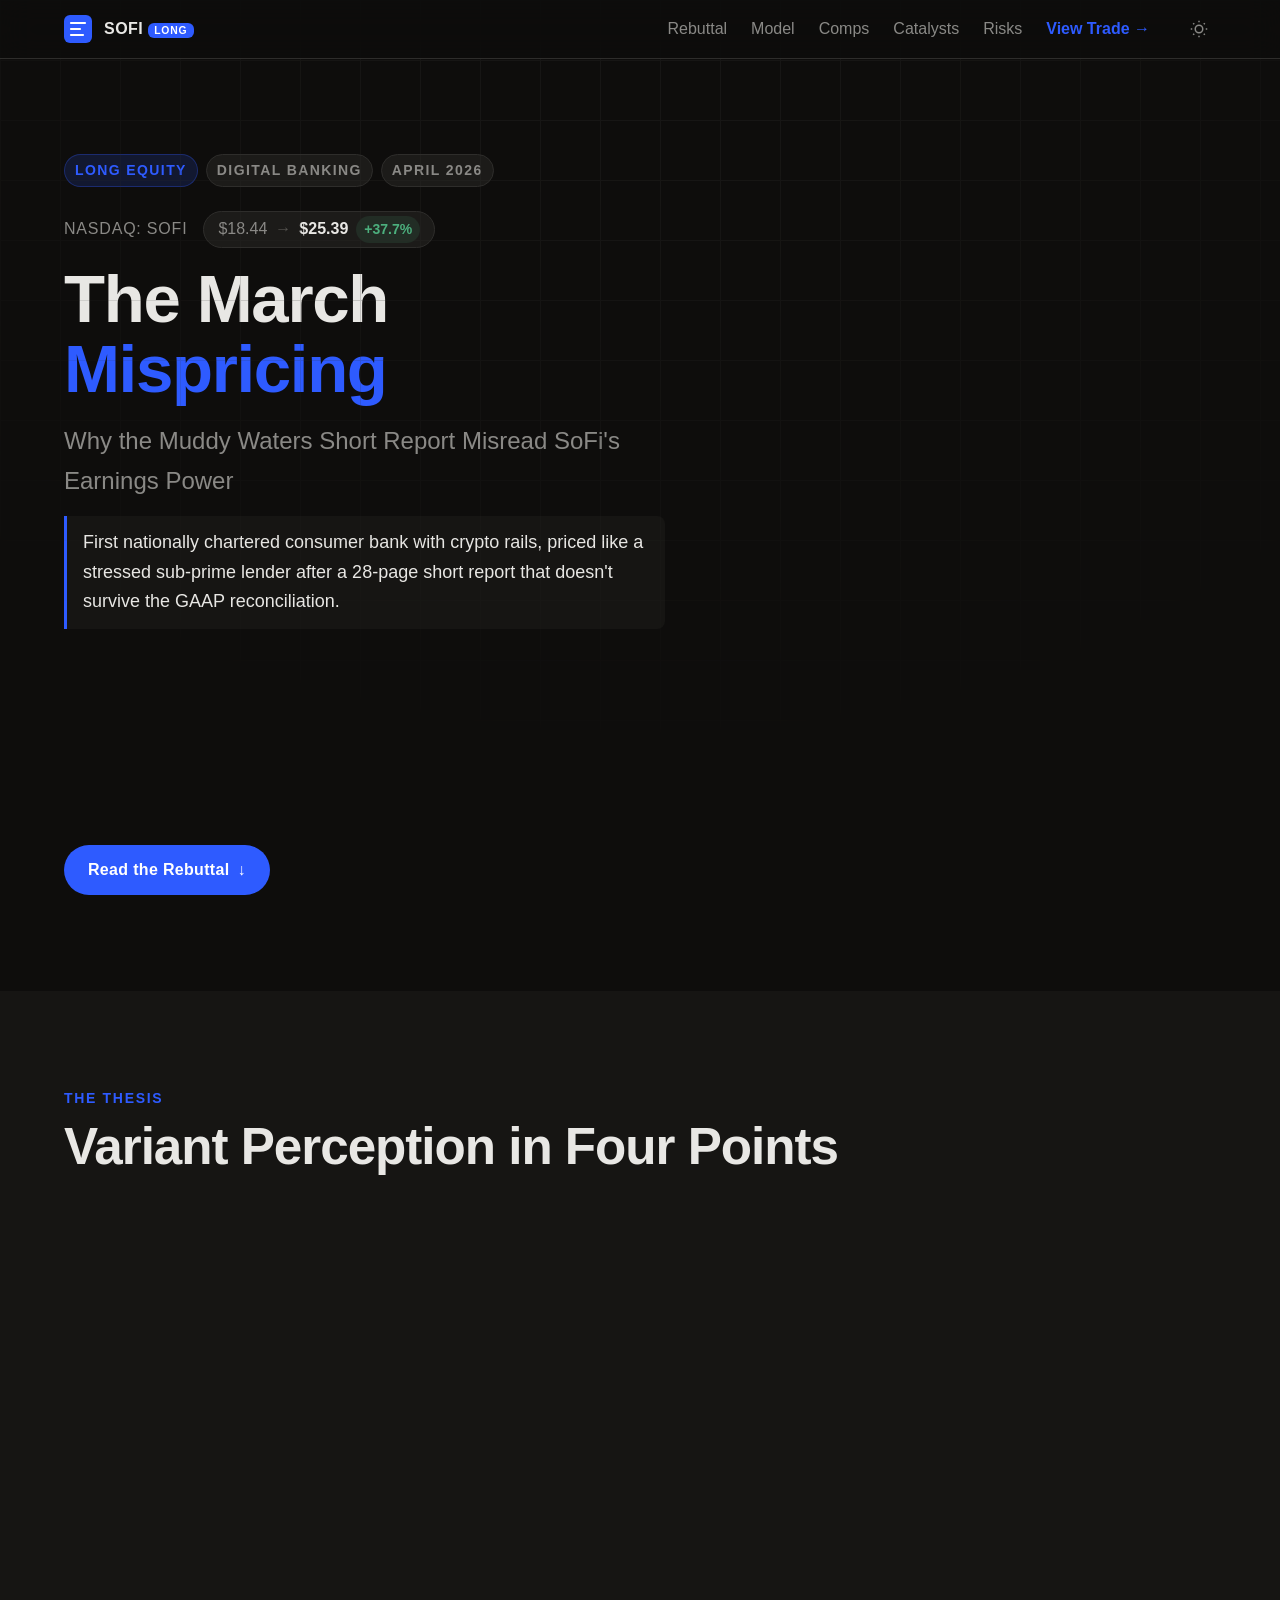
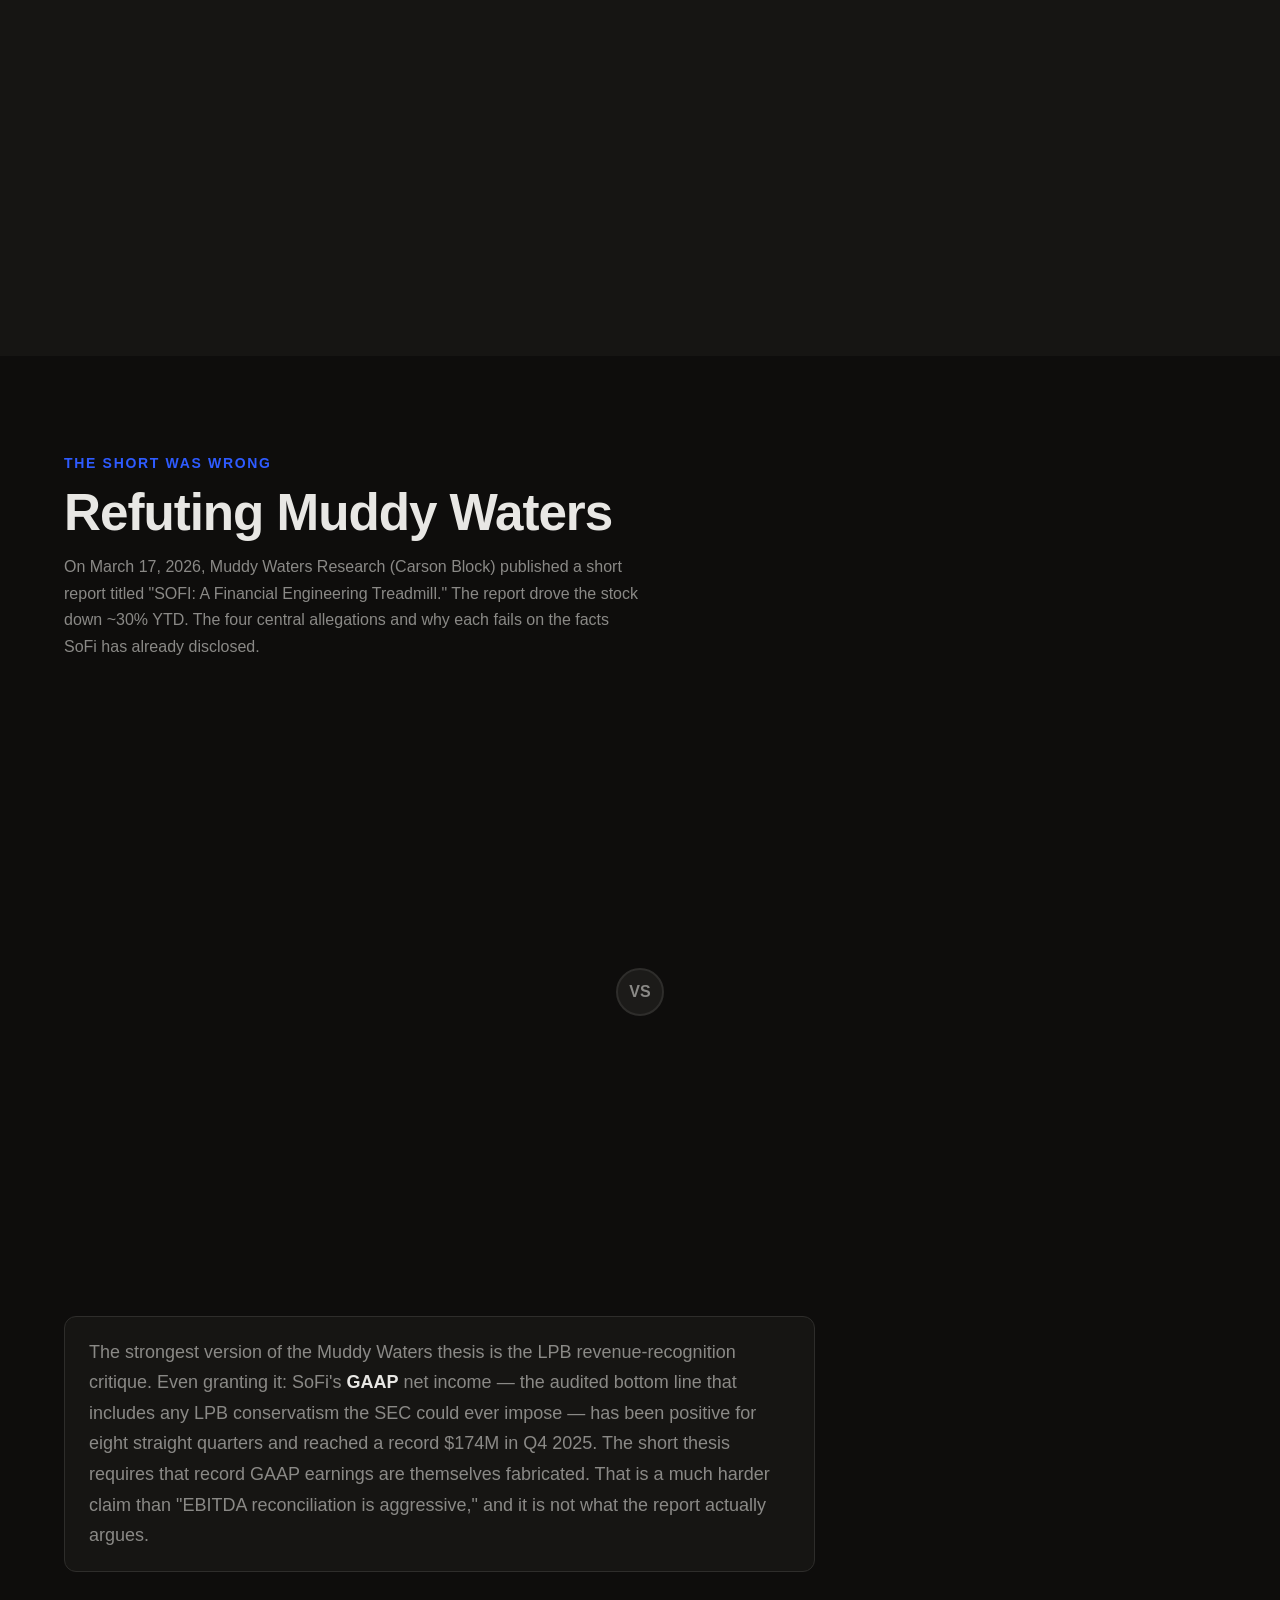
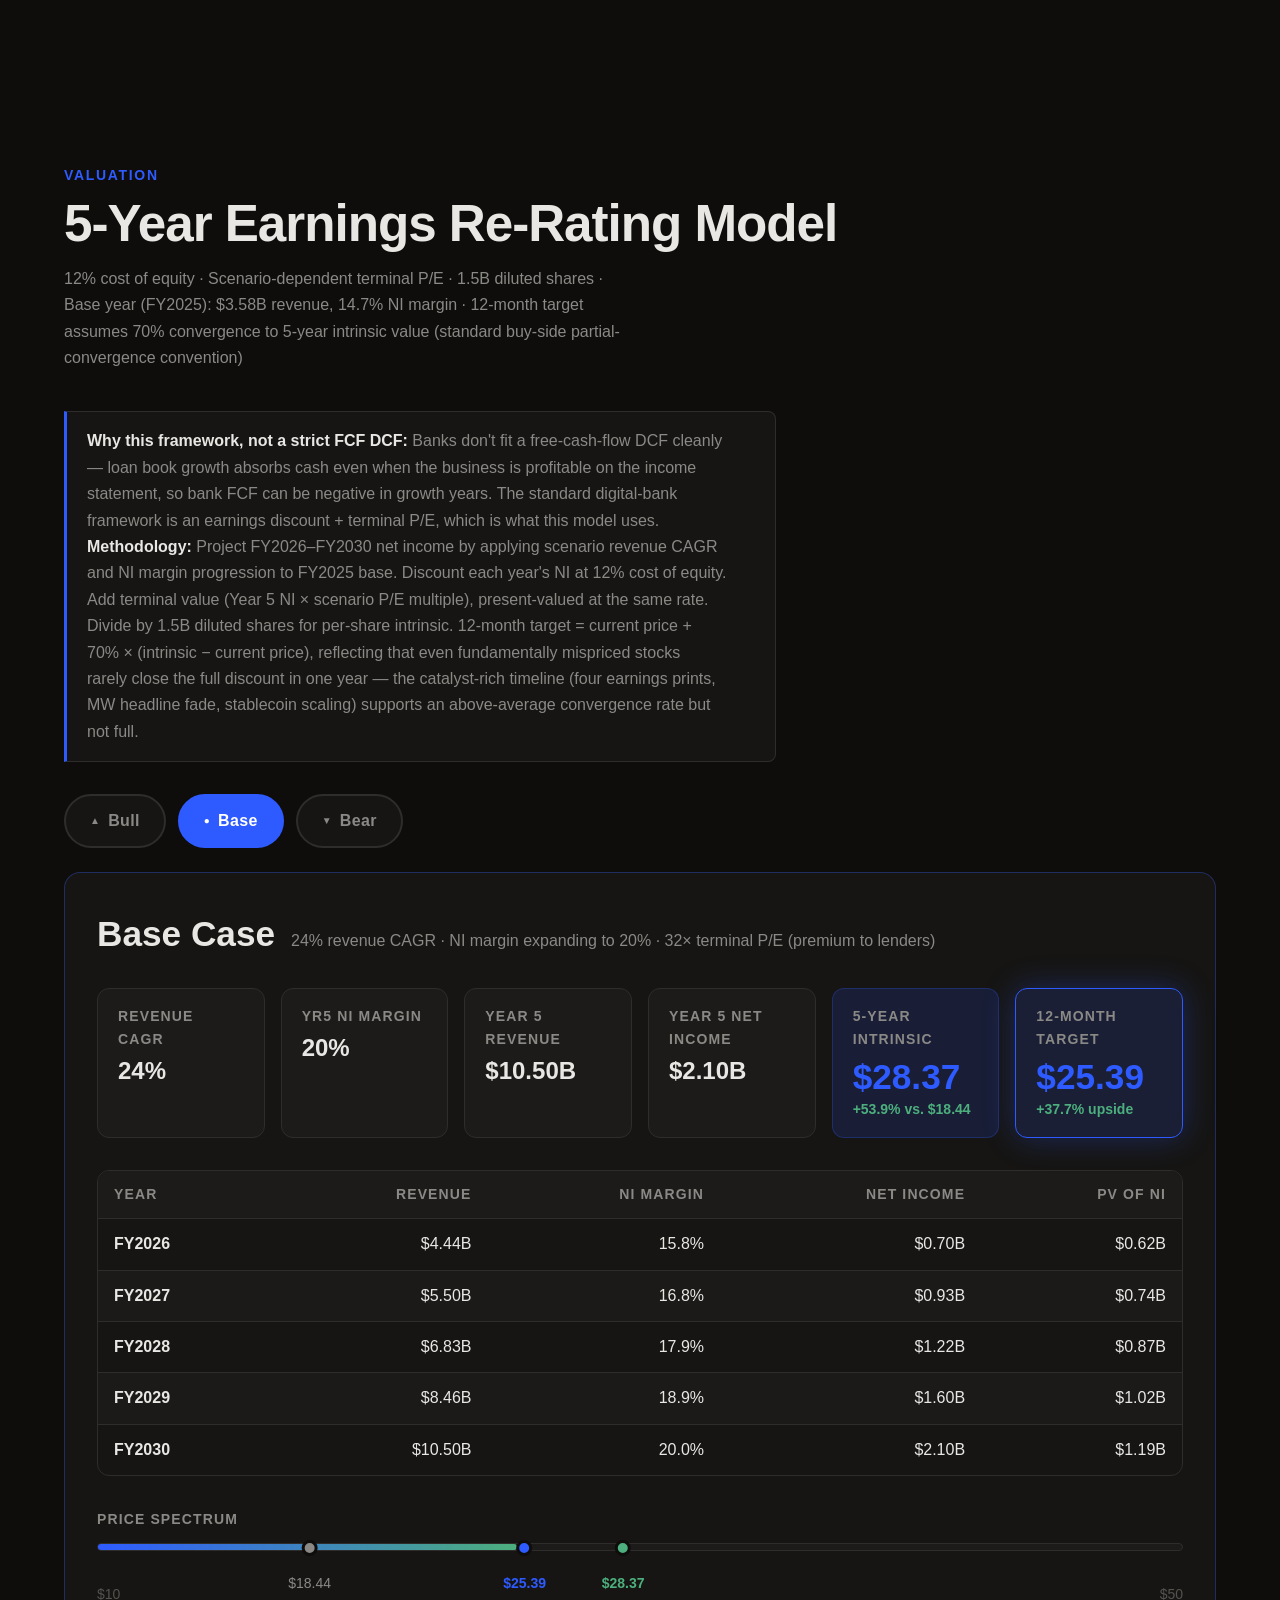
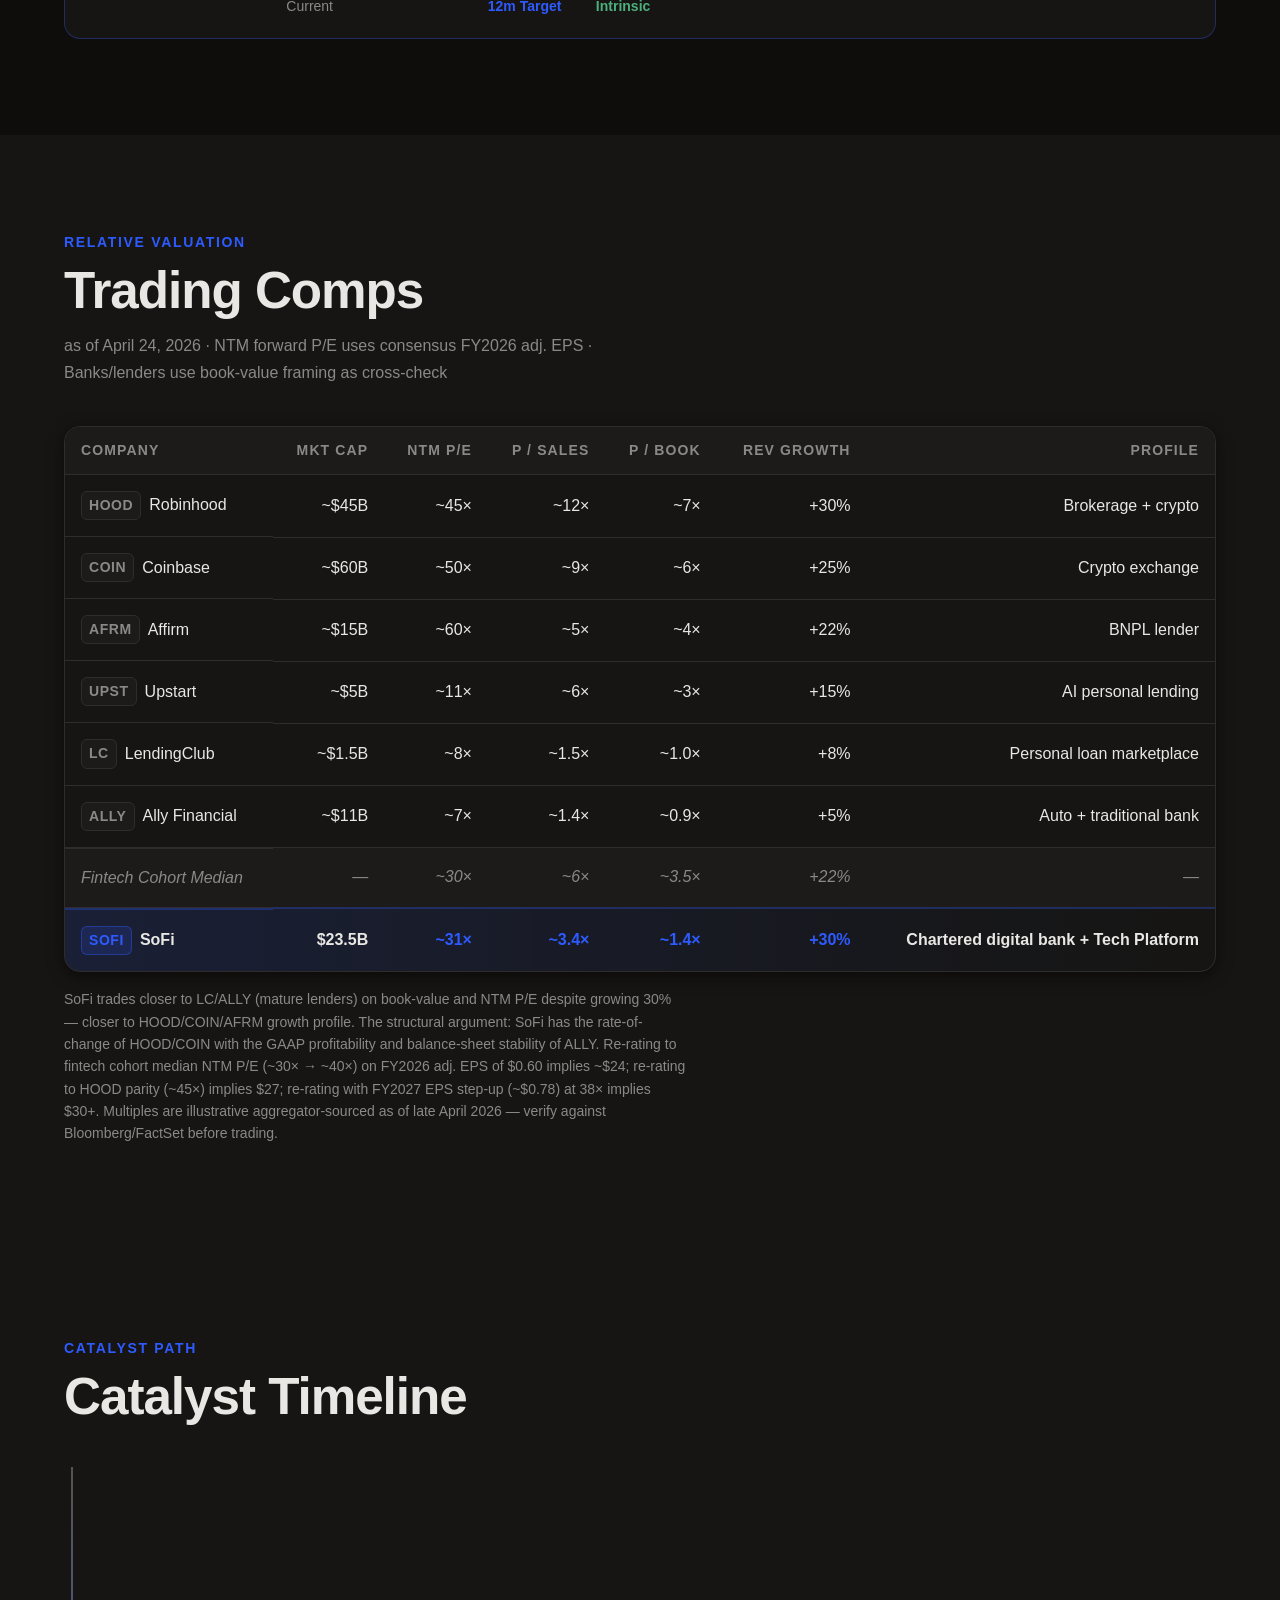
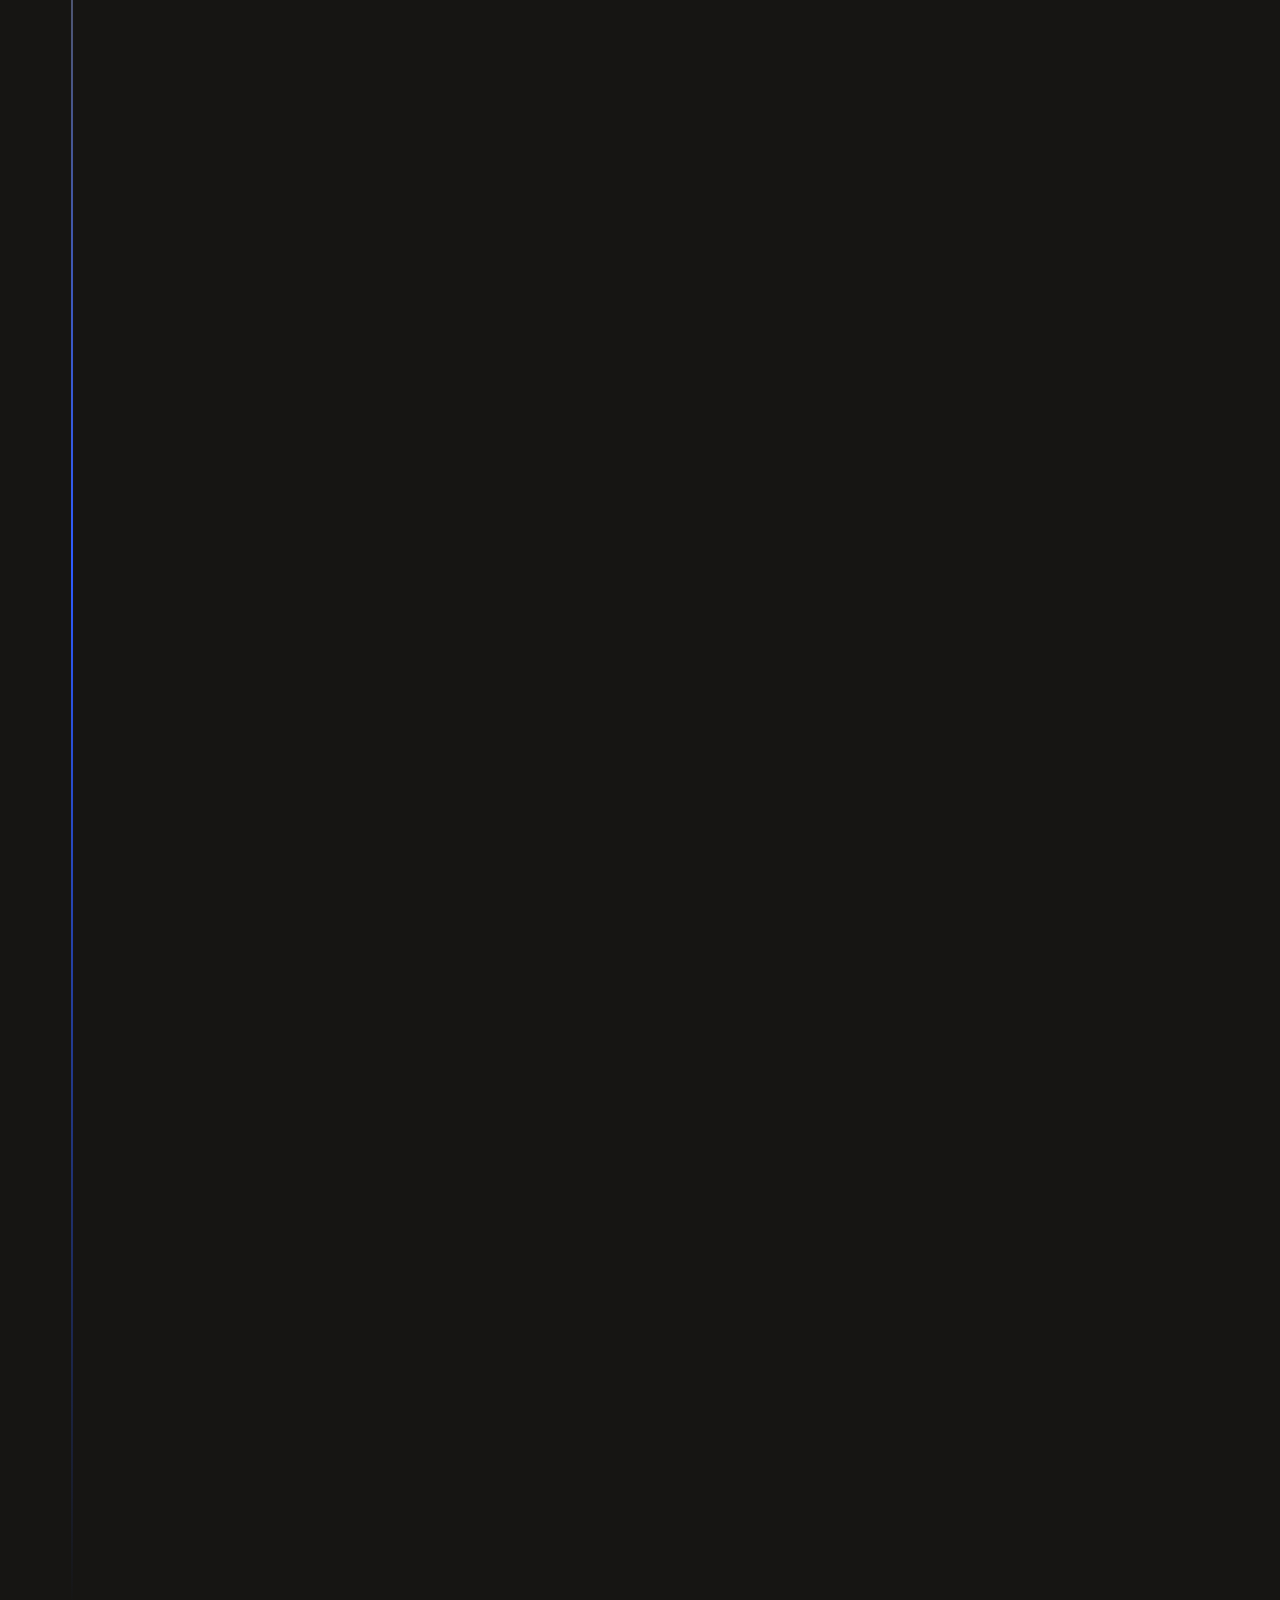
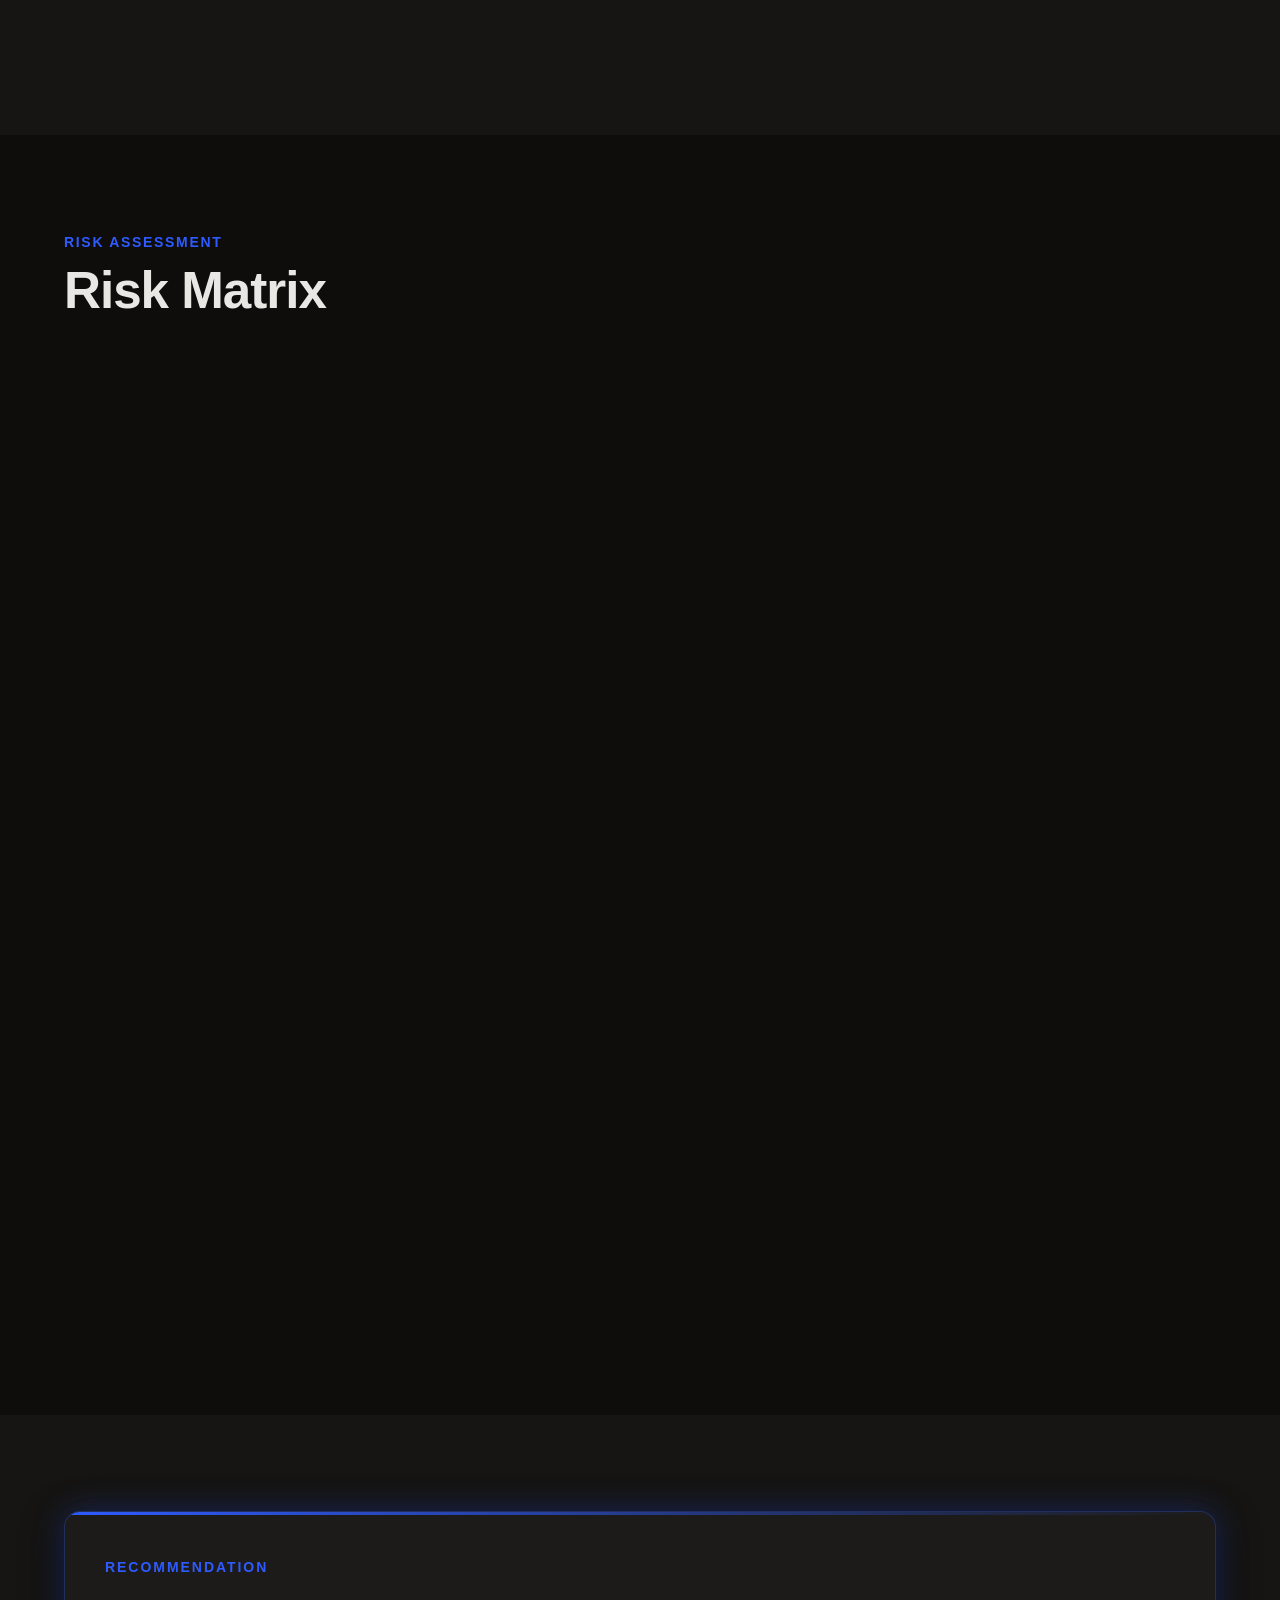
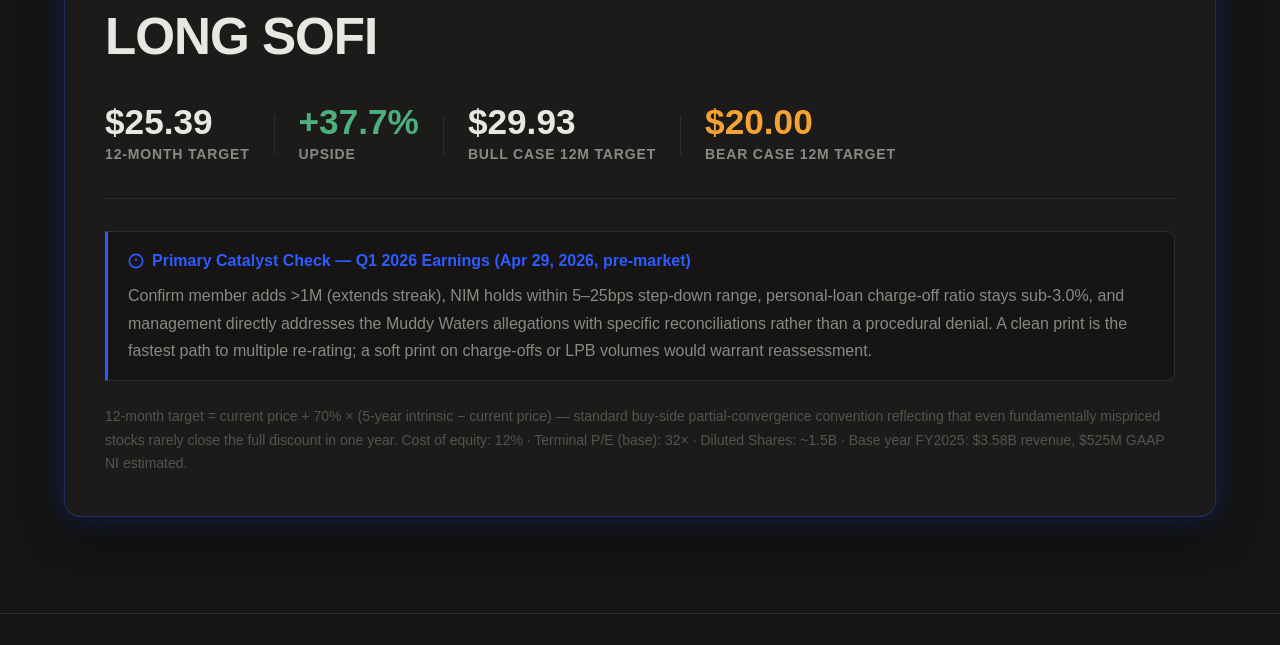
<file: index.html>
<!DOCTYPE html>
<html lang="en">
<head>
<meta charset="utf-8">
<title>The March Mispricing — SOFI</title>
<meta http-equiv="refresh" content="0; url=./web-app/">
<link rel="canonical" href="./web-app/">
</head>
<body>
<p>Redirecting to <a href="./web-app/">the interactive thesis</a>…</p>
</body>
</html>
</file>
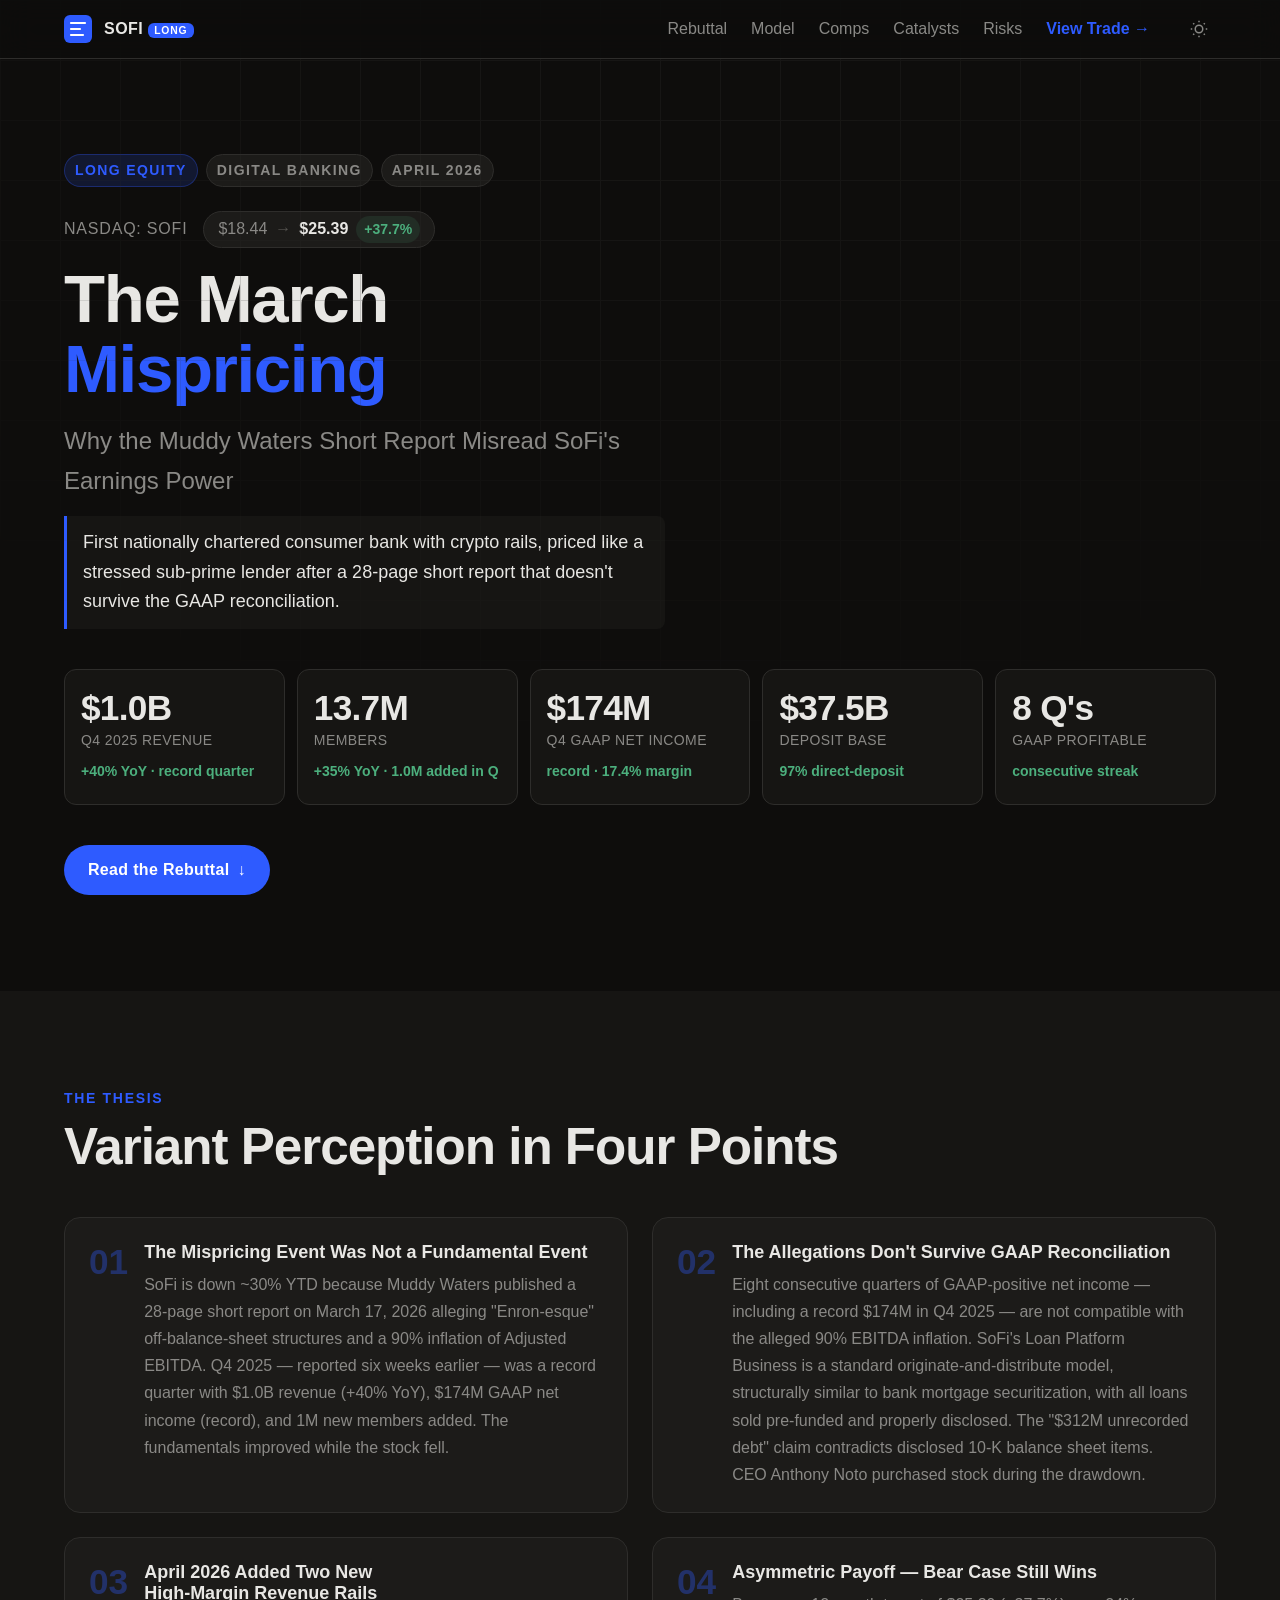
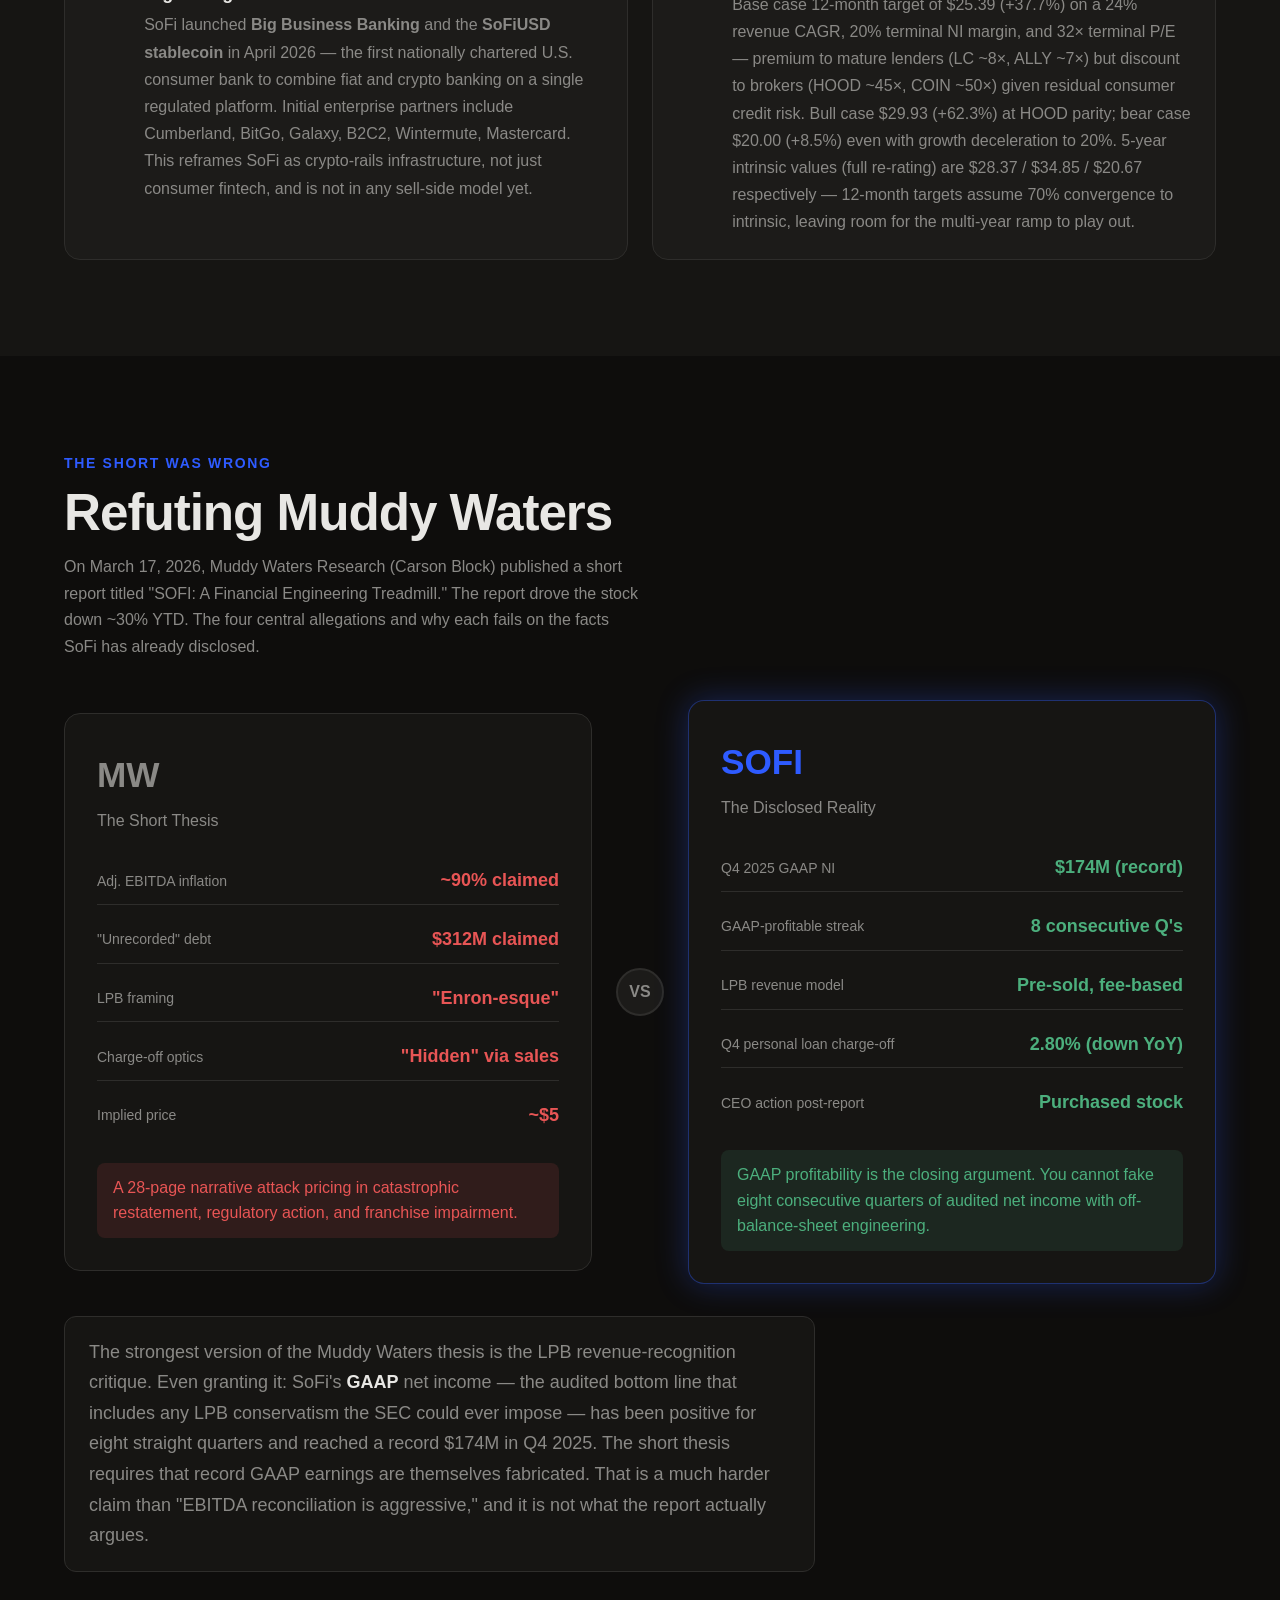
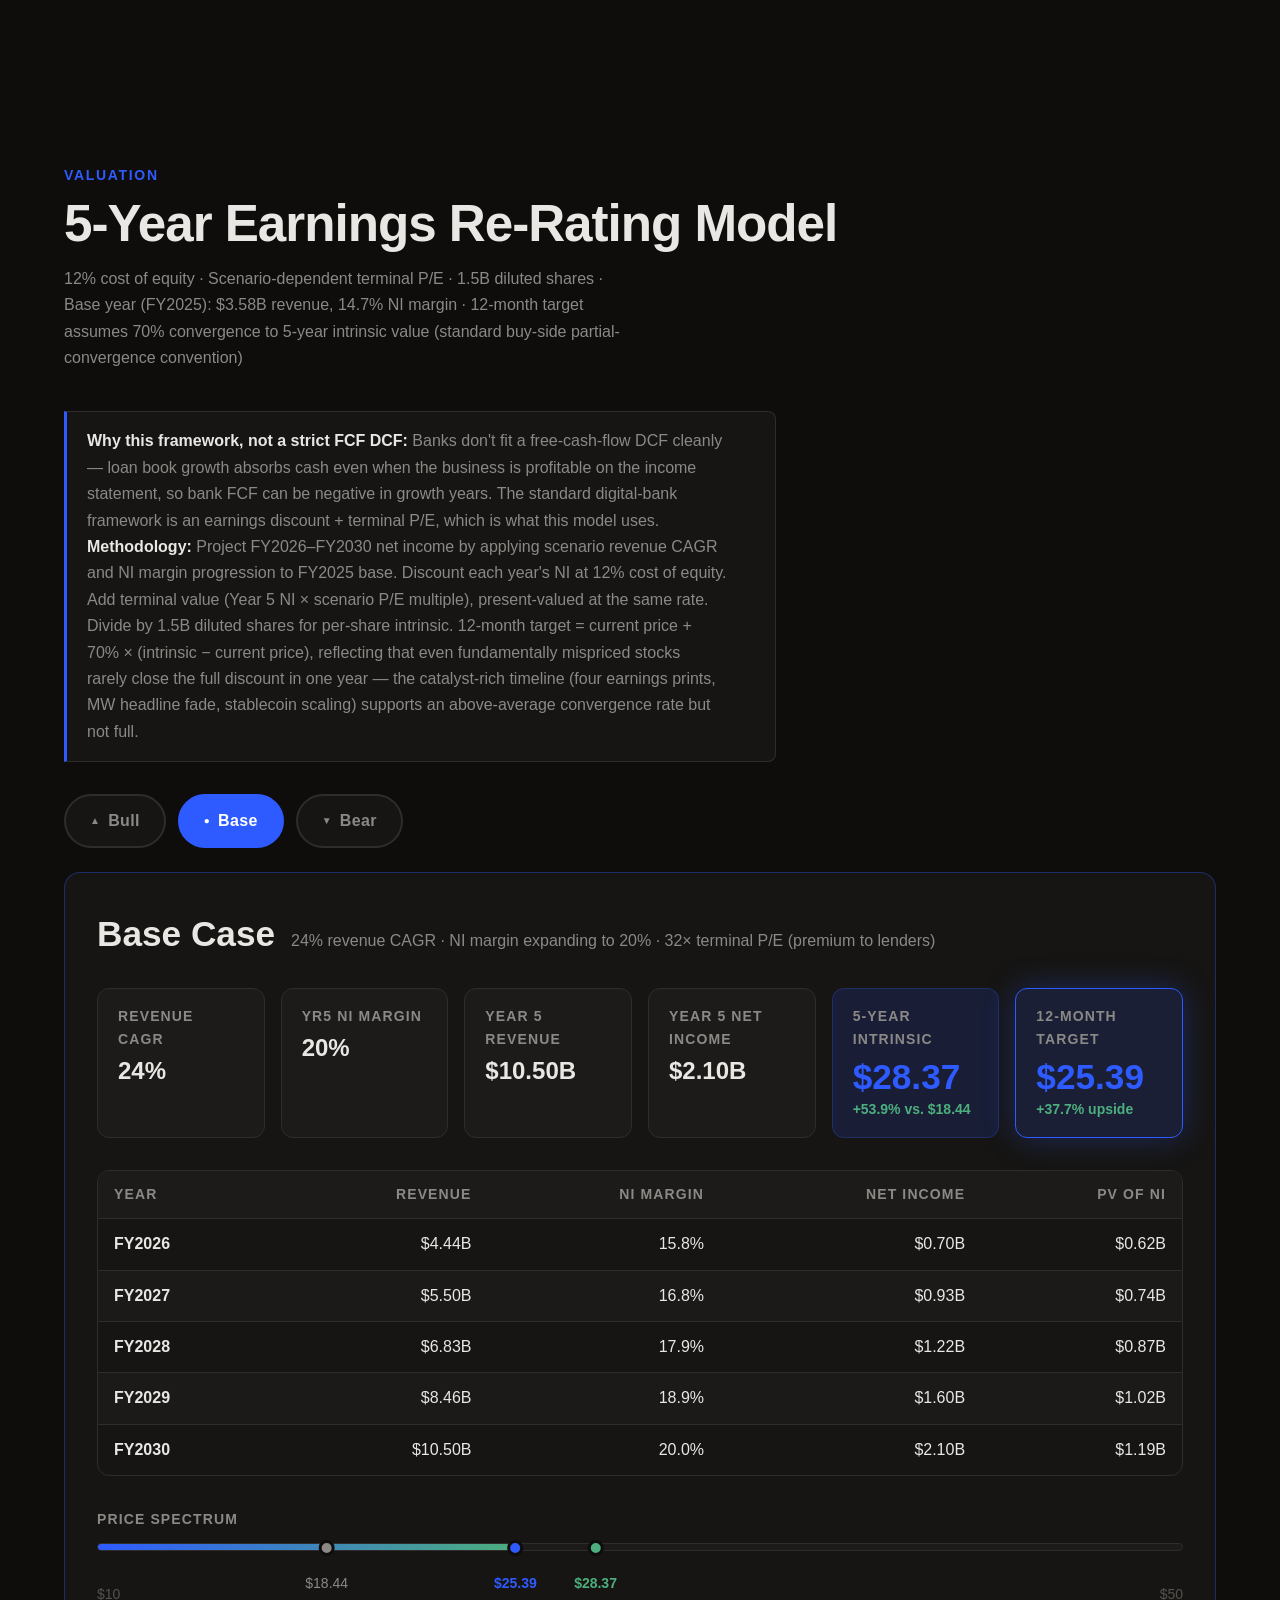
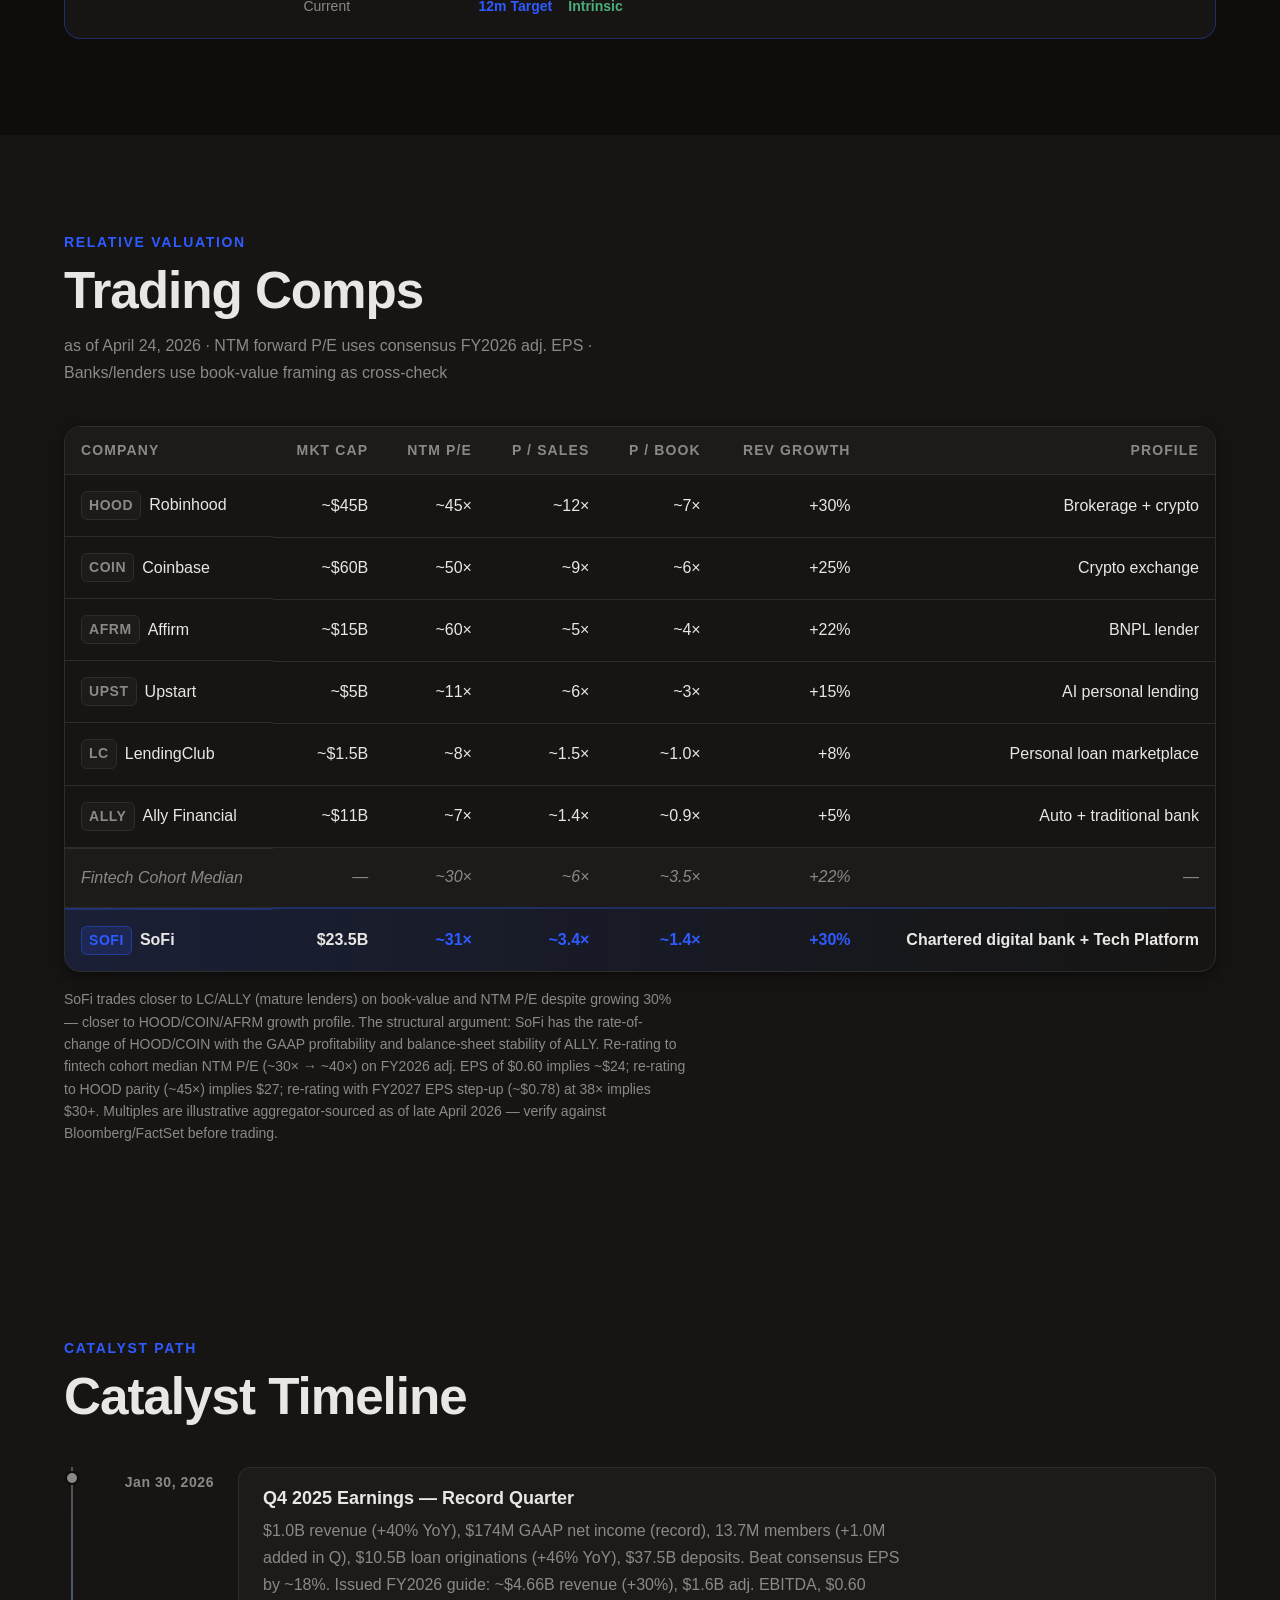
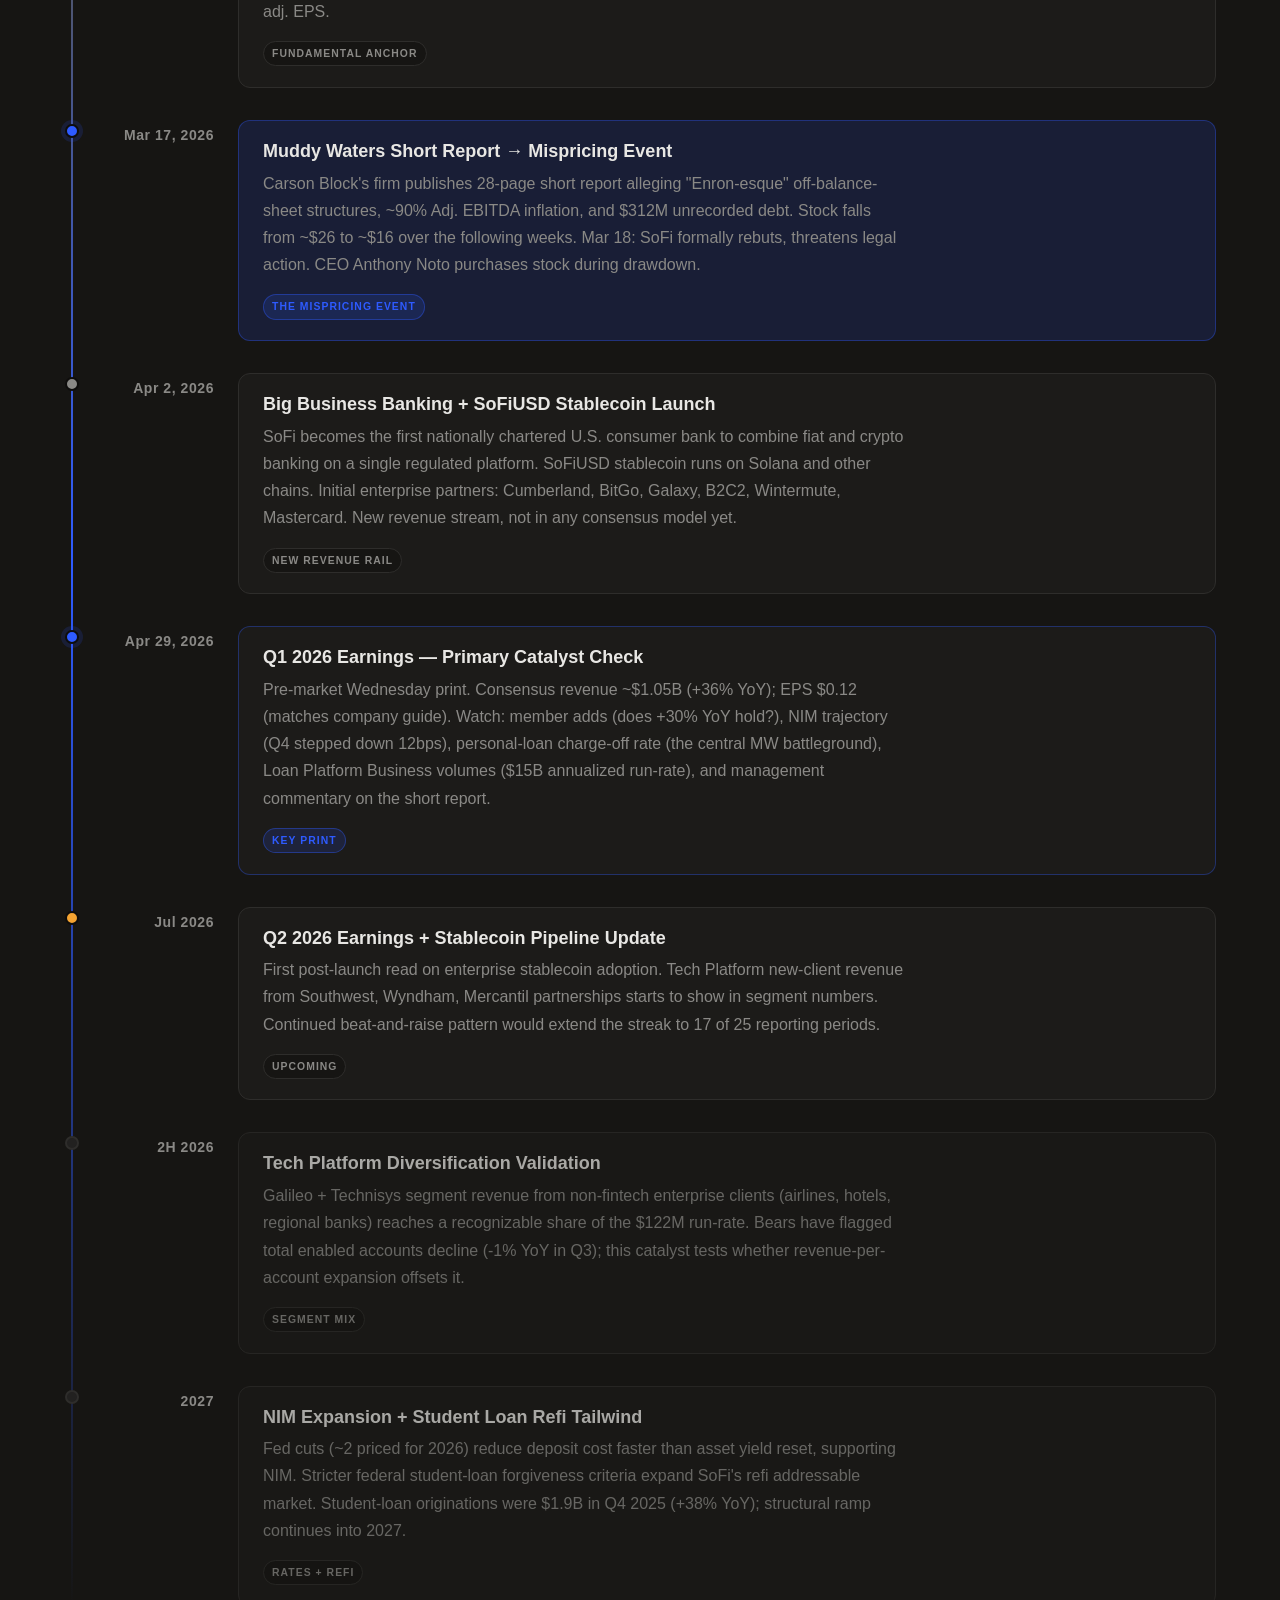
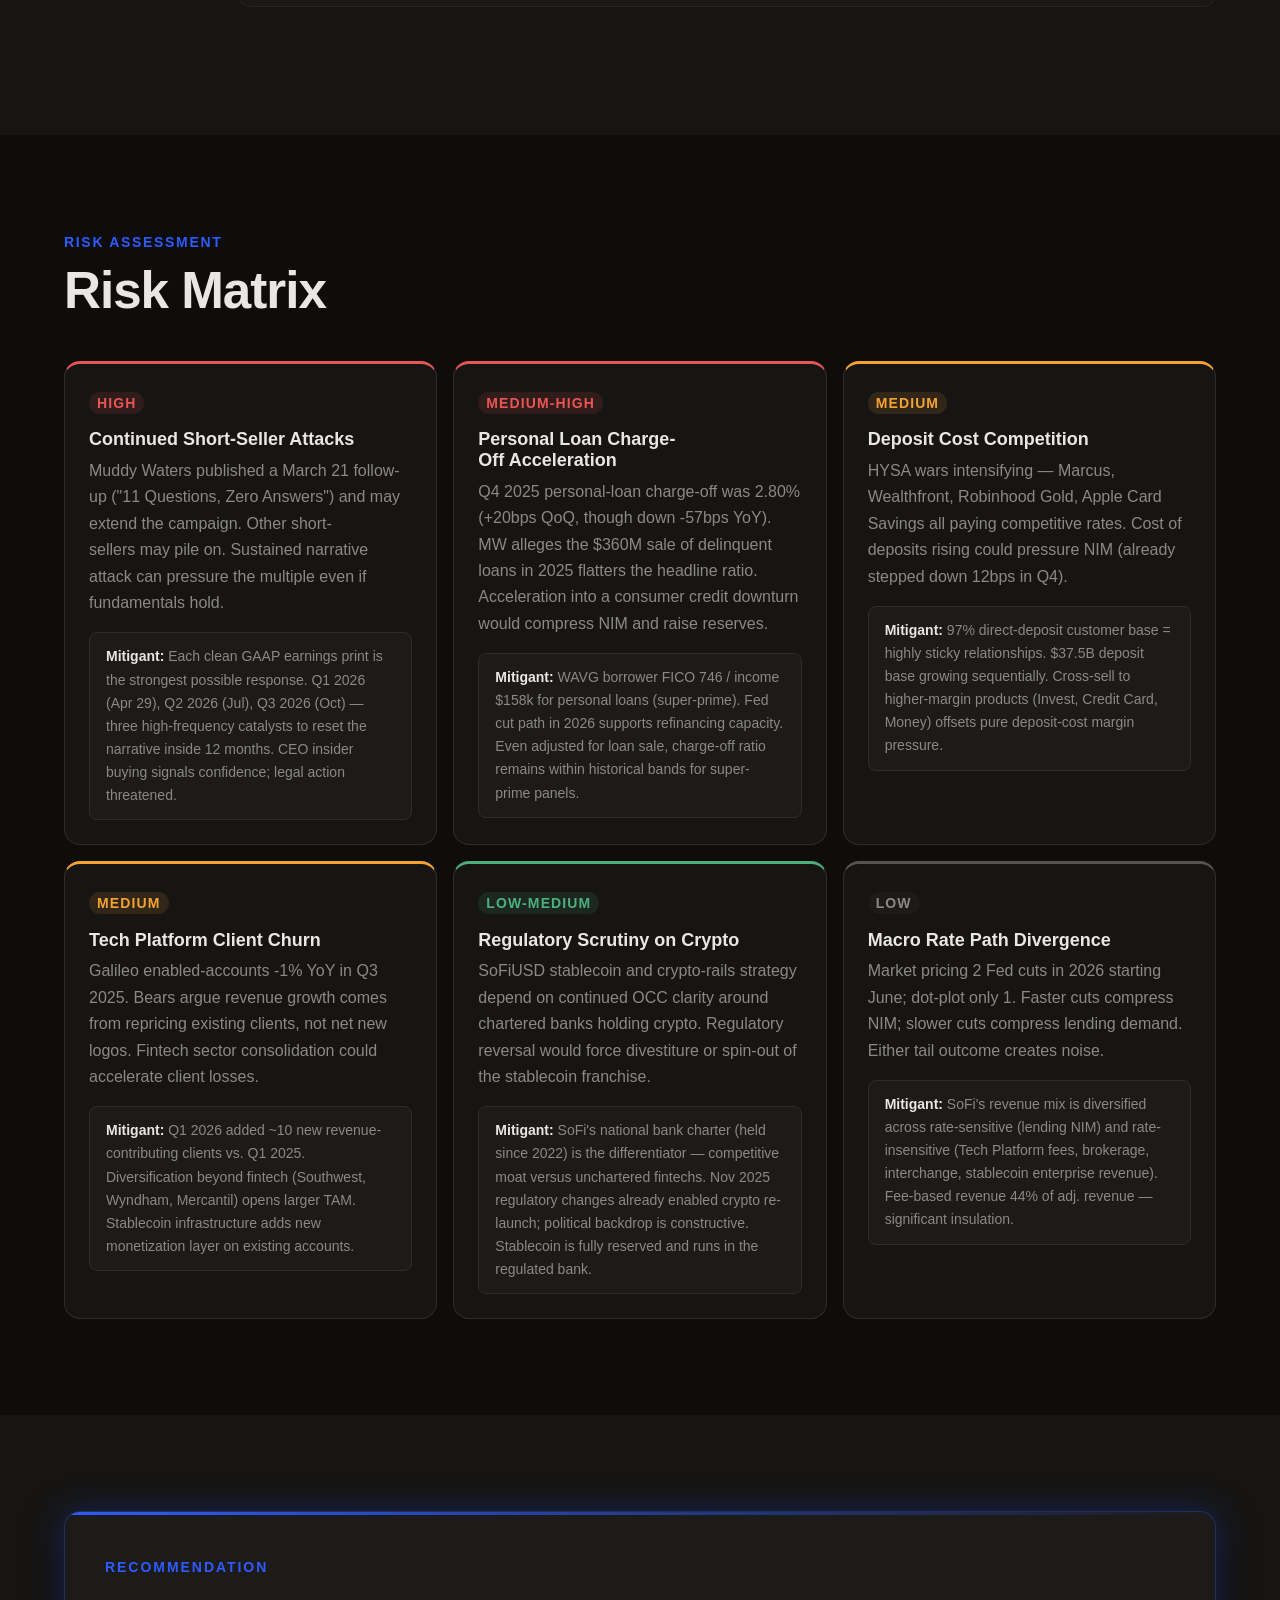
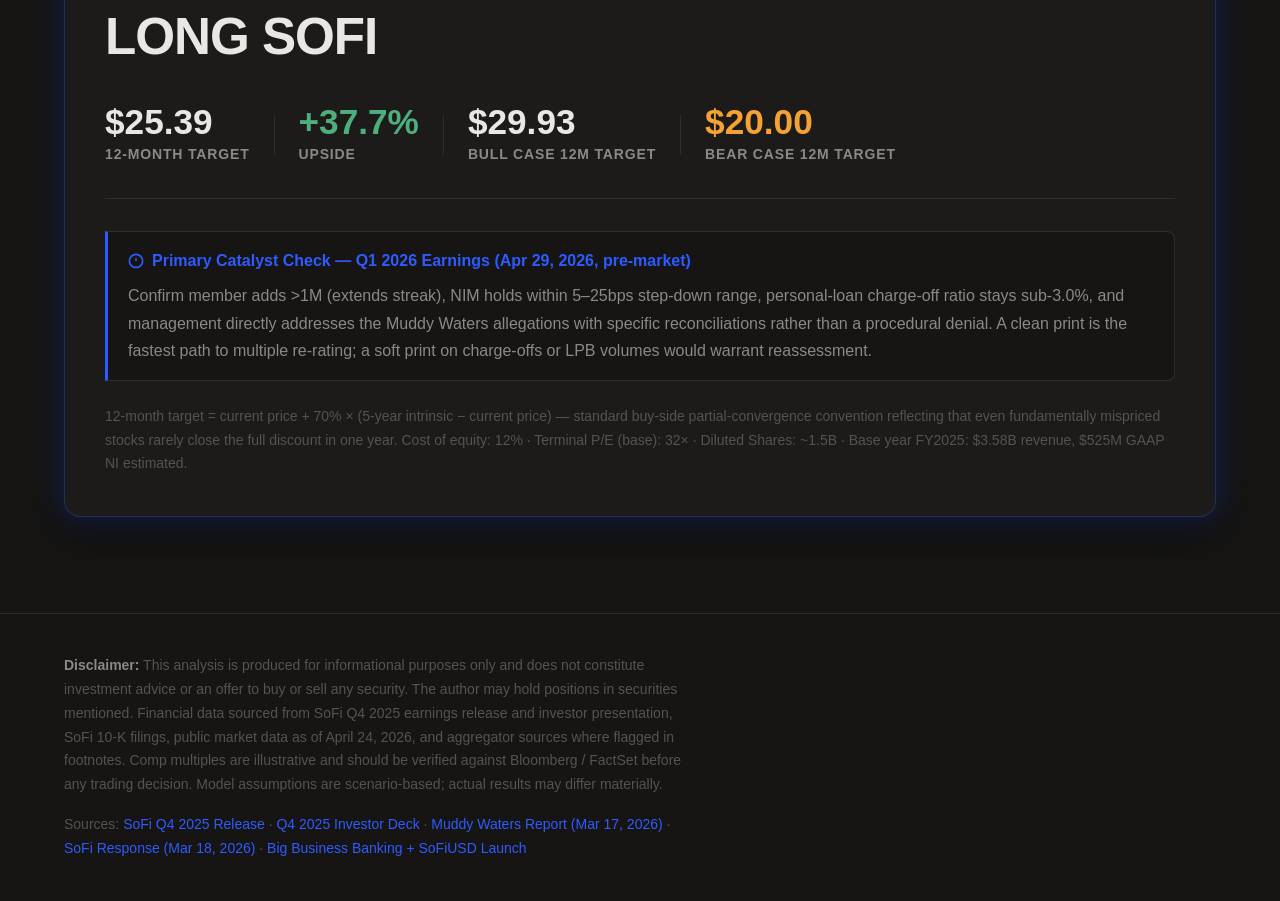
<file: web-app/index.html>
<!DOCTYPE html>
<html lang="en" data-theme="dark">
<head>
  <meta charset="UTF-8" />
  <meta name="viewport" content="width=device-width, initial-scale=1.0" />
  <title>The March Mispricing — SOFI Investment Thesis</title>
  <meta name="description" content="Long SoFi Technologies. Why the March 17, 2026 Muddy Waters short report misread the franchise — and what the Q1 2026 earnings setup looks like." />

  <!-- Fonts -->
  <link href="https://api.fontshare.com/v2/css?f[]=cabinet-grotesk@400,500,700,800&f[]=satoshi@300,400,500,700&display=swap" rel="stylesheet" />

  <link rel="stylesheet" href="style.css?v=4" />
</head>
<body>

<!-- ═══════════════════════════════════════════════
     NAV
════════════════════════════════════════════════ -->
<nav class="nav" id="nav">
  <div class="nav-inner">
    <div class="nav-logo">
      <svg width="28" height="28" viewBox="0 0 28 28" fill="none" aria-label="SOFI thesis">
        <rect width="28" height="28" rx="6" fill="#2E5BFF"/>
        <path d="M7 8h14M7 14h9M7 20h12" stroke="#fff" stroke-width="2.2" stroke-linecap="round"/>
      </svg>
      <span class="nav-brand">SOFI <span class="nav-badge">LONG</span></span>
    </div>
    <div class="nav-links">
      <a href="#rebuttal">Rebuttal</a>
      <a href="#dcf">Model</a>
      <a href="#comps">Comps</a>
      <a href="#catalysts">Catalysts</a>
      <a href="#risks">Risks</a>
      <a href="#recommendation" class="nav-cta">View Trade →</a>
    </div>
    <button class="theme-toggle" data-theme-toggle aria-label="Toggle theme">
      <svg width="18" height="18" viewBox="0 0 24 24" fill="none" stroke="currentColor" stroke-width="2"><path d="M21 12.79A9 9 0 1 1 11.21 3 7 7 0 0 0 21 12.79z"/></svg>
    </button>
  </div>
</nav>

<!-- ═══════════════════════════════════════════════
     HERO
════════════════════════════════════════════════ -->
<section class="hero" id="hero">
  <div class="hero-grid-bg" aria-hidden="true"></div>
  <div class="container">
    <div class="hero-eyebrow">
      <span class="tag tag-red">LONG EQUITY</span>
      <span class="tag tag-muted">DIGITAL BANKING</span>
      <span class="tag tag-muted">APRIL 2026</span>
    </div>

    <div class="hero-ticker-row">
      <span class="hero-ticker">NASDAQ: SOFI</span>
      <div class="hero-price-pill">
        <span class="hero-price-current">$18.44</span>
        <span class="hero-price-arrow">→</span>
        <span class="hero-price-target">$25.39</span>
        <span class="hero-price-upside">+37.7%</span>
      </div>
    </div>

    <h1 class="hero-title">The March<br/><em>Mispricing</em></h1>
    <p class="hero-subtitle">Why the Muddy Waters Short Report Misread SoFi's Earnings Power</p>
    <p class="hero-thesis-line">First nationally chartered consumer bank with crypto rails, priced like a stressed sub-prime lender after a 28-page short report that doesn't survive the GAAP reconciliation.</p>

    <div class="hero-kpis">
      <div class="kpi-card">
        <div class="kpi-value">$1.0B</div>
        <div class="kpi-label">Q4 2025 Revenue</div>
        <div class="kpi-delta kpi-delta-good">+40% YoY · record quarter</div>
      </div>
      <div class="kpi-card">
        <div class="kpi-value">13.7M</div>
        <div class="kpi-label">Members</div>
        <div class="kpi-delta kpi-delta-good">+35% YoY · 1.0M added in Q</div>
      </div>
      <div class="kpi-card">
        <div class="kpi-value">$174M</div>
        <div class="kpi-label">Q4 GAAP Net Income</div>
        <div class="kpi-delta kpi-delta-good">record · 17.4% margin</div>
      </div>
      <div class="kpi-card">
        <div class="kpi-value">$37.5B</div>
        <div class="kpi-label">Deposit Base</div>
        <div class="kpi-delta kpi-delta-good">97% direct-deposit</div>
      </div>
      <div class="kpi-card">
        <div class="kpi-value">8 Q's</div>
        <div class="kpi-label">GAAP Profitable</div>
        <div class="kpi-delta kpi-delta-good">consecutive streak</div>
      </div>
    </div>

    <a href="#rebuttal" class="hero-cta">Read the Rebuttal <span aria-hidden="true">↓</span></a>
  </div>
</section>

<!-- ═══════════════════════════════════════════════
     EXECUTIVE SUMMARY
════════════════════════════════════════════════ -->
<section class="section exec-summary" id="summary">
  <div class="container">
    <div class="section-header">
      <span class="section-label">The Thesis</span>
      <h2>Variant Perception in Four Points</h2>
    </div>
    <div class="exec-bullets">
      <div class="exec-bullet">
        <div class="bullet-number">01</div>
        <div class="bullet-content">
          <h3>The Mispricing Event Was Not a Fundamental Event</h3>
          <p>SoFi is down ~30% YTD because Muddy Waters published a 28-page short report on March 17, 2026 alleging "Enron-esque" off-balance-sheet structures and a 90% inflation of Adjusted EBITDA. Q4 2025 — reported six weeks earlier — was a record quarter with $1.0B revenue (+40% YoY), $174M GAAP net income (record), and 1M new members added. The fundamentals improved while the stock fell.</p>
        </div>
      </div>
      <div class="exec-bullet">
        <div class="bullet-number">02</div>
        <div class="bullet-content">
          <h3>The Allegations Don't Survive GAAP Reconciliation</h3>
          <p>Eight consecutive quarters of GAAP-positive net income — including a record $174M in Q4 2025 — are not compatible with the alleged 90% EBITDA inflation. SoFi's Loan Platform Business is a standard originate-and-distribute model, structurally similar to bank mortgage securitization, with all loans sold pre-funded and properly disclosed. The "$312M unrecorded debt" claim contradicts disclosed 10-K balance sheet items. CEO Anthony Noto purchased stock during the drawdown.</p>
        </div>
      </div>
      <div class="exec-bullet">
        <div class="bullet-number">03</div>
        <div class="bullet-content">
          <h3>April 2026 Added Two New High-Margin Revenue Rails</h3>
          <p>SoFi launched <strong>Big Business Banking</strong> and the <strong>SoFiUSD stablecoin</strong> in April 2026 — the first nationally chartered U.S. consumer bank to combine fiat and crypto banking on a single regulated platform. Initial enterprise partners include Cumberland, BitGo, Galaxy, B2C2, Wintermute, Mastercard. This reframes SoFi as crypto-rails infrastructure, not just consumer fintech, and is not in any sell-side model yet.</p>
        </div>
      </div>
      <div class="exec-bullet">
        <div class="bullet-number">04</div>
        <div class="bullet-content">
          <h3>Asymmetric Payoff — Bear Case Still Wins</h3>
          <p>Base case 12-month target of $25.39 (+37.7%) on a 24% revenue CAGR, 20% terminal NI margin, and 32× terminal P/E — premium to mature lenders (LC ~8×, ALLY ~7×) but discount to brokers (HOOD ~45×, COIN ~50×) given residual consumer credit risk. Bull case $29.93 (+62.3%) at HOOD parity; bear case $20.00 (+8.5%) even with growth deceleration to 20%. 5-year intrinsic values (full re-rating) are $28.37 / $34.85 / $20.67 respectively — 12-month targets assume 70% convergence to intrinsic, leaving room for the multi-year ramp to play out.</p>
        </div>
      </div>
    </div>
  </div>
</section>

<!-- ═══════════════════════════════════════════════
     REFUTING MUDDY WATERS
════════════════════════════════════════════════ -->
<section class="section why-not-section" id="rebuttal">
  <div class="container">
    <div class="section-header">
      <span class="section-label">The Short Was Wrong</span>
      <h2>Refuting Muddy Waters</h2>
      <p class="section-desc">On March 17, 2026, Muddy Waters Research (Carson Block) published a short report titled "SOFI: A Financial Engineering Treadmill." The report drove the stock down ~30% YTD. The four central allegations and why each fails on the facts SoFi has already disclosed.</p>
    </div>

    <div class="versus-grid">
      <div class="versus-card versus-card-crwd">
        <div class="versus-ticker">MW</div>
        <div class="versus-name">The Short Thesis</div>
        <div class="versus-metrics">
          <div class="versus-metric">
            <span class="versus-metric-label">Adj. EBITDA inflation</span>
            <span class="versus-metric-value versus-bad">~90% claimed</span>
          </div>
          <div class="versus-metric">
            <span class="versus-metric-label">"Unrecorded" debt</span>
            <span class="versus-metric-value versus-bad">$312M claimed</span>
          </div>
          <div class="versus-metric">
            <span class="versus-metric-label">LPB framing</span>
            <span class="versus-metric-value versus-bad">"Enron-esque"</span>
          </div>
          <div class="versus-metric">
            <span class="versus-metric-label">Charge-off optics</span>
            <span class="versus-metric-value versus-bad">"Hidden" via sales</span>
          </div>
          <div class="versus-metric">
            <span class="versus-metric-label">Implied price</span>
            <span class="versus-metric-value versus-bad">~$5</span>
          </div>
        </div>
        <div class="versus-verdict versus-verdict-crwd">
          A 28-page narrative attack pricing in catastrophic restatement, regulatory action, and franchise impairment.
        </div>
      </div>

      <div class="versus-divider">
        <div class="versus-vs">VS</div>
      </div>

      <div class="versus-card versus-card-sofi">
        <div class="versus-ticker versus-ticker-sofi">SOFI</div>
        <div class="versus-name">The Disclosed Reality</div>
        <div class="versus-metrics">
          <div class="versus-metric">
            <span class="versus-metric-label">Q4 2025 GAAP NI</span>
            <span class="versus-metric-value versus-good">$174M (record)</span>
          </div>
          <div class="versus-metric">
            <span class="versus-metric-label">GAAP-profitable streak</span>
            <span class="versus-metric-value versus-good">8 consecutive Q's</span>
          </div>
          <div class="versus-metric">
            <span class="versus-metric-label">LPB revenue model</span>
            <span class="versus-metric-value versus-good">Pre-sold, fee-based</span>
          </div>
          <div class="versus-metric">
            <span class="versus-metric-label">Q4 personal loan charge-off</span>
            <span class="versus-metric-value versus-good">2.80% (down YoY)</span>
          </div>
          <div class="versus-metric">
            <span class="versus-metric-label">CEO action post-report</span>
            <span class="versus-metric-value versus-good">Purchased stock</span>
          </div>
        </div>
        <div class="versus-verdict versus-verdict-sofi">
          GAAP profitability is the closing argument. You cannot fake eight consecutive quarters of audited net income with off-balance-sheet engineering.
        </div>
      </div>
    </div>

    <div class="vs-summary">
      The strongest version of the Muddy Waters thesis is the LPB revenue-recognition critique. Even granting it: SoFi's <em>GAAP</em> net income — the audited bottom line that includes any LPB conservatism the SEC could ever impose — has been positive for eight straight quarters and reached a record $174M in Q4 2025. The short thesis requires that record GAAP earnings are themselves fabricated. That is a much harder claim than "EBITDA reconciliation is aggressive," and it is not what the report actually argues.
    </div>
  </div>
</section>

<!-- ═══════════════════════════════════════════════
     EARNINGS RE-RATING MODEL
════════════════════════════════════════════════ -->
<section class="section dcf-section" id="dcf">
  <div class="container">
    <div class="section-header">
      <span class="section-label">Valuation</span>
      <h2>5-Year Earnings Re-Rating Model</h2>
      <p class="section-desc">12% cost of equity · Scenario-dependent terminal P/E · 1.5B diluted shares · Base year (FY2025): $3.58B revenue, 14.7% NI margin · 12-month target assumes 70% convergence to 5-year intrinsic value (standard buy-side partial-convergence convention)</p>
    </div>

    <div class="dcf-methodology">
      <p><strong>Why this framework, not a strict FCF DCF:</strong> Banks don't fit a free-cash-flow DCF cleanly — loan book growth absorbs cash even when the business is profitable on the income statement, so bank FCF can be negative in growth years. The standard digital-bank framework is an earnings discount + terminal P/E, which is what this model uses.</p>
      <p><strong>Methodology:</strong> Project FY2026–FY2030 net income by applying scenario revenue CAGR and NI margin progression to FY2025 base. Discount each year's NI at 12% cost of equity. Add terminal value (Year 5 NI × scenario P/E multiple), present-valued at the same rate. Divide by 1.5B diluted shares for per-share intrinsic. 12-month target = current price + 70% × (intrinsic − current price), reflecting that even fundamentally mispriced stocks rarely close the full discount in one year — the catalyst-rich timeline (four earnings prints, MW headline fade, stablecoin scaling) supports an above-average convergence rate but not full.</p>
    </div>

    <!-- Scenario Toggles -->
    <div class="scenario-toggles" role="tablist" aria-label="Scenarios">
      <button class="scenario-btn scenario-btn--bull" role="tab" data-scenario="bull" aria-selected="false" aria-controls="scenario-panel">
        <span class="scenario-icon">▲</span> Bull
      </button>
      <button class="scenario-btn scenario-btn--base active" role="tab" data-scenario="base" aria-selected="true" aria-controls="scenario-panel">
        <span class="scenario-icon">●</span> Base
      </button>
      <button class="scenario-btn scenario-btn--bear" role="tab" data-scenario="bear" aria-selected="false" aria-controls="scenario-panel">
        <span class="scenario-icon">▼</span> Bear
      </button>
    </div>

    <!-- Scenario Panel -->
    <div class="scenario-panel" id="scenario-panel" role="tabpanel">
      <div class="scenario-headline">
        <span class="scenario-name" id="sc-name">Base Case</span>
        <span class="scenario-desc-text" id="sc-desc">24% revenue CAGR · NI margin expanding to 20% · 32× terminal P/E (premium to lenders)</span>
      </div>

      <div class="dcf-metrics">
        <div class="dcf-metric">
          <div class="dcf-metric-label">Revenue CAGR</div>
          <div class="dcf-metric-value" id="sc-cagr">24%</div>
        </div>
        <div class="dcf-metric">
          <div class="dcf-metric-label">Yr5 NI Margin</div>
          <div class="dcf-metric-value" id="sc-fcf-margin">20%</div>
        </div>
        <div class="dcf-metric">
          <div class="dcf-metric-label">Year 5 Revenue</div>
          <div class="dcf-metric-value" id="sc-yr5-rev">$10.50B</div>
        </div>
        <div class="dcf-metric">
          <div class="dcf-metric-label">Year 5 Net Income</div>
          <div class="dcf-metric-value" id="sc-yr5-fcf">$2.10B</div>
        </div>
        <div class="dcf-metric dcf-metric--highlight">
          <div class="dcf-metric-label">5-Year Intrinsic</div>
          <div class="dcf-metric-value" id="sc-intrinsic">$28.37</div>
          <div class="dcf-metric-sub" id="sc-intrinsic-upside">+53.9% vs. $18.44</div>
        </div>
        <div class="dcf-metric dcf-metric--primary">
          <div class="dcf-metric-label">12-Month Target</div>
          <div class="dcf-metric-value" id="sc-target">$25.39</div>
          <div class="dcf-metric-sub" id="sc-target-upside">+37.7% upside</div>
        </div>
      </div>

      <!-- Year-by-year table -->
      <div class="dcf-table-wrap">
        <table class="dcf-table" id="dcf-table">
          <thead>
            <tr>
              <th>Year</th>
              <th>Revenue</th>
              <th>NI Margin</th>
              <th>Net Income</th>
              <th>PV of NI</th>
            </tr>
          </thead>
          <tbody id="dcf-tbody">
            <!-- filled by JS -->
          </tbody>
        </table>
      </div>

      <!-- Visual price bar -->
      <div class="price-bar-wrap">
        <div class="price-bar-label">Price Spectrum</div>
        <div class="price-bar-track">
          <div class="price-bar-fill" id="price-bar-fill"></div>
          <div class="price-bar-marker" id="price-bar-current" style="left:0%">
            <span class="price-bar-tag">$18.44<br/>Current</span>
          </div>
          <div class="price-bar-marker price-bar-marker--target" id="price-bar-target" style="left:50%">
            <span class="price-bar-tag">12m Target</span>
          </div>
          <div class="price-bar-marker price-bar-marker--intrinsic" id="price-bar-intrinsic" style="left:80%">
            <span class="price-bar-tag">Intrinsic</span>
          </div>
        </div>
        <div class="price-bar-endpoints">
          <span>$10</span>
          <span id="price-bar-max-label">$50</span>
        </div>
      </div>
    </div>
  </div>
</section>

<!-- ═══════════════════════════════════════════════
     TRADING COMPS
════════════════════════════════════════════════ -->
<section class="section comps-section" id="comps">
  <div class="container">
    <div class="section-header">
      <span class="section-label">Relative Valuation</span>
      <h2>Trading Comps</h2>
      <p class="section-desc">as of April 24, 2026 · NTM forward P/E uses consensus FY2026 adj. EPS · Banks/lenders use book-value framing as cross-check</p>
    </div>

    <div class="comps-table-wrap">
      <table class="comps-table">
        <thead>
          <tr>
            <th>Company</th>
            <th>Mkt Cap</th>
            <th>NTM P/E</th>
            <th>P / Sales</th>
            <th>P / Book</th>
            <th>Rev Growth</th>
            <th>Profile</th>
          </tr>
        </thead>
        <tbody>
          <tr class="comps-row">
            <td class="comps-ticker"><span class="ticker-badge">HOOD</span> Robinhood</td>
            <td>~$45B</td>
            <td>~45×</td>
            <td>~12×</td>
            <td>~7×</td>
            <td>+30%</td>
            <td>Brokerage + crypto</td>
          </tr>
          <tr class="comps-row">
            <td class="comps-ticker"><span class="ticker-badge">COIN</span> Coinbase</td>
            <td>~$60B</td>
            <td>~50×</td>
            <td>~9×</td>
            <td>~6×</td>
            <td>+25%</td>
            <td>Crypto exchange</td>
          </tr>
          <tr class="comps-row">
            <td class="comps-ticker"><span class="ticker-badge">AFRM</span> Affirm</td>
            <td>~$15B</td>
            <td>~60×</td>
            <td>~5×</td>
            <td>~4×</td>
            <td>+22%</td>
            <td>BNPL lender</td>
          </tr>
          <tr class="comps-row">
            <td class="comps-ticker"><span class="ticker-badge">UPST</span> Upstart</td>
            <td>~$5B</td>
            <td>~11×</td>
            <td>~6×</td>
            <td>~3×</td>
            <td>+15%</td>
            <td>AI personal lending</td>
          </tr>
          <tr class="comps-row">
            <td class="comps-ticker"><span class="ticker-badge">LC</span> LendingClub</td>
            <td>~$1.5B</td>
            <td>~8×</td>
            <td>~1.5×</td>
            <td>~1.0×</td>
            <td>+8%</td>
            <td>Personal loan marketplace</td>
          </tr>
          <tr class="comps-row">
            <td class="comps-ticker"><span class="ticker-badge">ALLY</span> Ally Financial</td>
            <td>~$11B</td>
            <td>~7×</td>
            <td>~1.4×</td>
            <td>~0.9×</td>
            <td>+5%</td>
            <td>Auto + traditional bank</td>
          </tr>
          <tr class="comps-row comps-row-median">
            <td class="comps-ticker"><em>Fintech Cohort Median</em></td>
            <td>—</td>
            <td>~30×</td>
            <td>~6×</td>
            <td>~3.5×</td>
            <td>+22%</td>
            <td>—</td>
          </tr>
          <tr class="comps-row comps-row-sofi">
            <td class="comps-ticker"><span class="ticker-badge ticker-badge-sofi">SOFI</span> <strong>SoFi</strong></td>
            <td><strong>$23.5B</strong></td>
            <td class="sofi-highlight"><strong>~31×</strong></td>
            <td class="sofi-highlight"><strong>~3.4×</strong></td>
            <td class="sofi-highlight"><strong>~1.4×</strong></td>
            <td class="sofi-highlight positive"><strong>+30%</strong></td>
            <td><strong>Chartered digital bank + Tech Platform</strong></td>
          </tr>
        </tbody>
      </table>
    </div>

    <div class="comps-footnote">
      SoFi trades closer to LC/ALLY (mature lenders) on book-value and NTM P/E despite growing 30% — closer to HOOD/COIN/AFRM growth profile. The structural argument: SoFi has the rate-of-change of HOOD/COIN with the GAAP profitability and balance-sheet stability of ALLY. Re-rating to fintech cohort median NTM P/E (~30× → ~40×) on FY2026 adj. EPS of $0.60 implies ~$24; re-rating to HOOD parity (~45×) implies $27; re-rating with FY2027 EPS step-up (~$0.78) at 38× implies $30+. Multiples are illustrative aggregator-sourced as of late April 2026 — verify against Bloomberg/FactSet before trading.
    </div>
  </div>
</section>

<!-- ═══════════════════════════════════════════════
     CATALYST TIMELINE
════════════════════════════════════════════════ -->
<section class="section catalyst-section" id="catalysts">
  <div class="container">
    <div class="section-header">
      <span class="section-label">Catalyst Path</span>
      <h2>Catalyst Timeline</h2>
    </div>

    <div class="timeline">

      <div class="timeline-item timeline-past">
        <div class="timeline-dot timeline-dot-past"></div>
        <div class="timeline-date">Jan 30, 2026</div>
        <div class="timeline-content">
          <h3>Q4 2025 Earnings — Record Quarter</h3>
          <p>$1.0B revenue (+40% YoY), $174M GAAP net income (record), 13.7M members (+1.0M added in Q), $10.5B loan originations (+46% YoY), $37.5B deposits. Beat consensus EPS by ~18%. Issued FY2026 guide: ~$4.66B revenue (+30%), $1.6B adj. EBITDA, $0.60 adj. EPS.</p>
          <span class="timeline-tag">FUNDAMENTAL ANCHOR</span>
        </div>
      </div>

      <div class="timeline-item timeline-past timeline-item-red">
        <div class="timeline-dot timeline-dot-red"></div>
        <div class="timeline-date">Mar 17, 2026</div>
        <div class="timeline-content">
          <h3>Muddy Waters Short Report → Mispricing Event</h3>
          <p>Carson Block's firm publishes 28-page short report alleging "Enron-esque" off-balance-sheet structures, ~90% Adj. EBITDA inflation, and $312M unrecorded debt. Stock falls from ~$26 to ~$16 over the following weeks. Mar 18: SoFi formally rebuts, threatens legal action. CEO Anthony Noto purchases stock during drawdown.</p>
          <span class="timeline-tag timeline-tag-red">THE MISPRICING EVENT</span>
        </div>
      </div>

      <div class="timeline-item timeline-past">
        <div class="timeline-dot timeline-dot-past"></div>
        <div class="timeline-date">Apr 2, 2026</div>
        <div class="timeline-content">
          <h3>Big Business Banking + SoFiUSD Stablecoin Launch</h3>
          <p>SoFi becomes the first nationally chartered U.S. consumer bank to combine fiat and crypto banking on a single regulated platform. SoFiUSD stablecoin runs on Solana and other chains. Initial enterprise partners: Cumberland, BitGo, Galaxy, B2C2, Wintermute, Mastercard. New revenue stream, not in any consensus model yet.</p>
          <span class="timeline-tag">NEW REVENUE RAIL</span>
        </div>
      </div>

      <div class="timeline-item timeline-upcoming timeline-item-primary">
        <div class="timeline-dot timeline-dot-primary"></div>
        <div class="timeline-date">Apr 29, 2026</div>
        <div class="timeline-content">
          <h3>Q1 2026 Earnings — Primary Catalyst Check</h3>
          <p>Pre-market Wednesday print. Consensus revenue ~$1.05B (+36% YoY); EPS $0.12 (matches company guide). Watch: member adds (does +30% YoY hold?), NIM trajectory (Q4 stepped down 12bps), personal-loan charge-off rate (the central MW battleground), Loan Platform Business volumes ($15B annualized run-rate), and management commentary on the short report.</p>
          <span class="timeline-tag timeline-tag-primary">KEY PRINT</span>
        </div>
      </div>

      <div class="timeline-item timeline-upcoming">
        <div class="timeline-dot timeline-dot-upcoming"></div>
        <div class="timeline-date">Jul 2026</div>
        <div class="timeline-content">
          <h3>Q2 2026 Earnings + Stablecoin Pipeline Update</h3>
          <p>First post-launch read on enterprise stablecoin adoption. Tech Platform new-client revenue from Southwest, Wyndham, Mercantil partnerships starts to show in segment numbers. Continued beat-and-raise pattern would extend the streak to 17 of 25 reporting periods.</p>
          <span class="timeline-tag">UPCOMING</span>
        </div>
      </div>

      <div class="timeline-item timeline-future">
        <div class="timeline-dot timeline-dot-future"></div>
        <div class="timeline-date">2H 2026</div>
        <div class="timeline-content">
          <h3>Tech Platform Diversification Validation</h3>
          <p>Galileo + Technisys segment revenue from non-fintech enterprise clients (airlines, hotels, regional banks) reaches a recognizable share of the $122M run-rate. Bears have flagged total enabled accounts decline (-1% YoY in Q3); this catalyst tests whether revenue-per-account expansion offsets it.</p>
          <span class="timeline-tag">SEGMENT MIX</span>
        </div>
      </div>

      <div class="timeline-item timeline-future">
        <div class="timeline-dot timeline-dot-future"></div>
        <div class="timeline-date">2027</div>
        <div class="timeline-content">
          <h3>NIM Expansion + Student Loan Refi Tailwind</h3>
          <p>Fed cuts (~2 priced for 2026) reduce deposit cost faster than asset yield reset, supporting NIM. Stricter federal student-loan forgiveness criteria expand SoFi's refi addressable market. Student-loan originations were $1.9B in Q4 2025 (+38% YoY); structural ramp continues into 2027.</p>
          <span class="timeline-tag">RATES + REFI</span>
        </div>
      </div>

    </div>
  </div>
</section>

<!-- ═══════════════════════════════════════════════
     RISK MATRIX
════════════════════════════════════════════════ -->
<section class="section risk-section" id="risks">
  <div class="container">
    <div class="section-header">
      <span class="section-label">Risk Assessment</span>
      <h2>Risk Matrix</h2>
    </div>

    <div class="risk-grid">

      <div class="risk-card risk-medium-high">
        <div class="risk-header">
          <span class="risk-severity risk-severity-mh">HIGH</span>
        </div>
        <h3>Continued Short-Seller Attacks</h3>
        <p>Muddy Waters published a March 21 follow-up ("11 Questions, Zero Answers") and may extend the campaign. Other short-sellers may pile on. Sustained narrative attack can pressure the multiple even if fundamentals hold.</p>
        <div class="risk-mitigant">
          <strong>Mitigant:</strong> Each clean GAAP earnings print is the strongest possible response. Q1 2026 (Apr 29), Q2 2026 (Jul), Q3 2026 (Oct) — three high-frequency catalysts to reset the narrative inside 12 months. CEO insider buying signals confidence; legal action threatened.
        </div>
      </div>

      <div class="risk-card risk-medium-high">
        <div class="risk-header">
          <span class="risk-severity risk-severity-mh">MEDIUM-HIGH</span>
        </div>
        <h3>Personal Loan Charge-Off Acceleration</h3>
        <p>Q4 2025 personal-loan charge-off was 2.80% (+20bps QoQ, though down -57bps YoY). MW alleges the $360M sale of delinquent loans in 2025 flatters the headline ratio. Acceleration into a consumer credit downturn would compress NIM and raise reserves.</p>
        <div class="risk-mitigant">
          <strong>Mitigant:</strong> WAVG borrower FICO 746 / income $158k for personal loans (super-prime). Fed cut path in 2026 supports refinancing capacity. Even adjusted for loan sale, charge-off ratio remains within historical bands for super-prime panels.
        </div>
      </div>

      <div class="risk-card risk-medium">
        <div class="risk-header">
          <span class="risk-severity risk-severity-m">MEDIUM</span>
        </div>
        <h3>Deposit Cost Competition</h3>
        <p>HYSA wars intensifying — Marcus, Wealthfront, Robinhood Gold, Apple Card Savings all paying competitive rates. Cost of deposits rising could pressure NIM (already stepped down 12bps in Q4).</p>
        <div class="risk-mitigant">
          <strong>Mitigant:</strong> 97% direct-deposit customer base = highly sticky relationships. $37.5B deposit base growing sequentially. Cross-sell to higher-margin products (Invest, Credit Card, Money) offsets pure deposit-cost margin pressure.
        </div>
      </div>

      <div class="risk-card risk-medium">
        <div class="risk-header">
          <span class="risk-severity risk-severity-m">MEDIUM</span>
        </div>
        <h3>Tech Platform Client Churn</h3>
        <p>Galileo enabled-accounts -1% YoY in Q3 2025. Bears argue revenue growth comes from repricing existing clients, not net new logos. Fintech sector consolidation could accelerate client losses.</p>
        <div class="risk-mitigant">
          <strong>Mitigant:</strong> Q1 2026 added ~10 new revenue-contributing clients vs. Q1 2025. Diversification beyond fintech (Southwest, Wyndham, Mercantil) opens larger TAM. Stablecoin infrastructure adds new monetization layer on existing accounts.
        </div>
      </div>

      <div class="risk-card risk-low-medium">
        <div class="risk-header">
          <span class="risk-severity risk-severity-lm">LOW-MEDIUM</span>
        </div>
        <h3>Regulatory Scrutiny on Crypto</h3>
        <p>SoFiUSD stablecoin and crypto-rails strategy depend on continued OCC clarity around chartered banks holding crypto. Regulatory reversal would force divestiture or spin-out of the stablecoin franchise.</p>
        <div class="risk-mitigant">
          <strong>Mitigant:</strong> SoFi's national bank charter (held since 2022) is the differentiator — competitive moat versus unchartered fintechs. Nov 2025 regulatory changes already enabled crypto re-launch; political backdrop is constructive. Stablecoin is fully reserved and runs in the regulated bank.
        </div>
      </div>

      <div class="risk-card risk-low">
        <div class="risk-header">
          <span class="risk-severity risk-severity-l">LOW</span>
        </div>
        <h3>Macro Rate Path Divergence</h3>
        <p>Market pricing 2 Fed cuts in 2026 starting June; dot-plot only 1. Faster cuts compress NIM; slower cuts compress lending demand. Either tail outcome creates noise.</p>
        <div class="risk-mitigant">
          <strong>Mitigant:</strong> SoFi's revenue mix is diversified across rate-sensitive (lending NIM) and rate-insensitive (Tech Platform fees, brokerage, interchange, stablecoin enterprise revenue). Fee-based revenue 44% of adj. revenue — significant insulation.
        </div>
      </div>

    </div>
  </div>
</section>

<!-- ═══════════════════════════════════════════════
     RECOMMENDATION FOOTER CARD
════════════════════════════════════════════════ -->
<section class="section recommendation-section" id="recommendation">
  <div class="container">
    <div class="rec-card">
      <div class="rec-badge">RECOMMENDATION</div>
      <div class="rec-main">
        <div class="rec-action">LONG SOFI</div>
        <div class="rec-target-row">
          <div class="rec-metric">
            <div class="rec-metric-val">$25.39</div>
            <div class="rec-metric-label">12-Month Target</div>
          </div>
          <div class="rec-divider-v"></div>
          <div class="rec-metric">
            <div class="rec-metric-val rec-upside">+37.7%</div>
            <div class="rec-metric-label">Upside</div>
          </div>
          <div class="rec-divider-v"></div>
          <div class="rec-metric">
            <div class="rec-metric-val">$29.93</div>
            <div class="rec-metric-label">Bull Case 12m Target</div>
          </div>
          <div class="rec-divider-v"></div>
          <div class="rec-metric">
            <div class="rec-metric-val rec-bear">$20.00</div>
            <div class="rec-metric-label">Bear Case 12m Target</div>
          </div>
        </div>
      </div>

      <div class="rec-catalyst-check">
        <div class="rec-check-header">
          <svg width="16" height="16" viewBox="0 0 24 24" fill="none" stroke="currentColor" stroke-width="2.5"><circle cx="12" cy="12" r="10"/><path d="M12 8v4M12 16h.01"/></svg>
          Primary Catalyst Check — Q1 2026 Earnings (Apr 29, 2026, pre-market)
        </div>
        <p>Confirm member adds &gt;1M (extends streak), NIM holds within 5–25bps step-down range, personal-loan charge-off ratio stays sub-3.0%, and management directly addresses the Muddy Waters allegations with specific reconciliations rather than a procedural denial. A clean print is the fastest path to multiple re-rating; a soft print on charge-offs or LPB volumes would warrant reassessment.</p>
      </div>

      <div class="rec-methodology">
        12-month target = current price + 70% × (5-year intrinsic − current price) — standard buy-side partial-convergence convention reflecting that even fundamentally mispriced stocks rarely close the full discount in one year. Cost of equity: 12% · Terminal P/E (base): 32× · Diluted Shares: ~1.5B · Base year FY2025: $3.58B revenue, $525M GAAP NI estimated.
      </div>
    </div>
  </div>
</section>

<!-- ═══════════════════════════════════════════════
     PAGE FOOTER
════════════════════════════════════════════════ -->
<footer class="page-footer">
  <div class="container">
    <div class="footer-inner">
      <div class="footer-disclaimer">
        <strong>Disclaimer:</strong> This analysis is produced for informational purposes only and does not constitute investment advice or an offer to buy or sell any security. The author may hold positions in securities mentioned. Financial data sourced from SoFi Q4 2025 earnings release and investor presentation, SoFi 10-K filings, public market data as of April 24, 2026, and aggregator sources where flagged in footnotes. Comp multiples are illustrative and should be verified against Bloomberg / FactSet before any trading decision. Model assumptions are scenario-based; actual results may differ materially.
      </div>
      <div class="footer-sources">
        Sources: <a href="https://s27.q4cdn.com/749715820/files/doc_financials/2025/q4/2025-Q4-Earnings-Release.pdf" target="_blank" rel="noopener">SoFi Q4 2025 Release</a> · <a href="https://s27.q4cdn.com/749715820/files/doc_financials/2025/q4/2025-Q4-Investor-Presentation-vFINAL.pdf" target="_blank" rel="noopener">Q4 2025 Investor Deck</a> · <a href="https://muddywatersresearch.com/research/2026/mw-short-0317/" target="_blank" rel="noopener">Muddy Waters Report (Mar 17, 2026)</a> · <a href="https://investors.sofi.com/news/news-details/2026/SoFi-Responds-to-Inaccurate-Short-Seller-Report/default.aspx" target="_blank" rel="noopener">SoFi Response (Mar 18, 2026)</a> · <a href="https://investors.sofi.com/news/news-details/2026/SoFi-Launches-Big-Business-Banking-to-Power-Fiat-and-Crypto-Banking-on-a-Single-Regulated-Platform/default.aspx" target="_blank" rel="noopener">Big Business Banking + SoFiUSD Launch</a>
      </div>
    </div>
  </div>
</footer>

<script src="app.js?v=4"></script>
</body>
</html>
</file>
<file: web-app/style.css>
/* ═══════════════════════════════════════════════
   SOFI THESIS — STYLE SHEET
   Dark-first, SoFi blue accent, Cabinet Grotesk display
════════════════════════════════════════════════ */

/* ── DESIGN TOKENS ─────────────────────────────── */
:root {
  /* Type scale */
  --text-xs:   clamp(0.75rem, 0.7rem + 0.25vw, 0.875rem);
  --text-sm:   clamp(0.875rem, 0.8rem + 0.35vw, 1rem);
  --text-base: clamp(1rem, 0.95rem + 0.25vw, 1.125rem);
  --text-lg:   clamp(1.125rem, 1rem + 0.75vw, 1.5rem);
  --text-xl:   clamp(1.5rem, 1.2rem + 1.25vw, 2.25rem);
  --text-2xl:  clamp(2rem, 1.2rem + 2.5vw, 3.5rem);
  --text-3xl:  clamp(2.5rem, 1rem + 4vw, 5rem);

  /* Spacing */
  --space-1: 0.25rem;
  --space-2: 0.5rem;
  --space-3: 0.75rem;
  --space-4: 1rem;
  --space-5: 1.25rem;
  --space-6: 1.5rem;
  --space-8: 2rem;
  --space-10: 2.5rem;
  --space-12: 3rem;
  --space-16: 4rem;
  --space-20: 5rem;
  --space-24: 6rem;

  /* Radius */
  --radius-sm: 0.375rem;
  --radius-md: 0.5rem;
  --radius-lg: 0.75rem;
  --radius-xl: 1rem;
  --radius-full: 9999px;

  /* Transitions */
  --transition: 180ms cubic-bezier(0.16, 1, 0.3, 1);
  --transition-slow: 360ms cubic-bezier(0.16, 1, 0.3, 1);

  /* Layout */
  --content-wide: 1200px;
  --content-default: 960px;

  /* Fonts */
  --font-display: 'Cabinet Grotesk', 'Helvetica Neue', sans-serif;
  --font-body:    'Satoshi', 'Inter', sans-serif;

  /* SoFi brand */
  --sofi-blue:       #2E5BFF;
  --sofi-blue-dark:  #1944D6;
  --sofi-blue-dim:   rgba(46, 91, 255, 0.15);
  --sofi-blue-glow:  rgba(46, 91, 255, 0.30);
  --sofi-teal:       #00C2A8;
}

/* ── DARK THEME (DEFAULT) ──────────────────────── */
:root, [data-theme="dark"] {
  --color-bg:           #0E0D0C;
  --color-surface:      #161513;
  --color-surface-2:    #1C1B19;
  --color-surface-3:    #222120;
  --color-border:       #2E2D2B;
  --color-border-light: #3A3937;

  --color-text:         #E8E7E4;
  --color-text-muted:   #8A8986;
  --color-text-faint:   #55534F;

  --color-primary:      var(--sofi-blue);
  --color-primary-hover: var(--sofi-blue-dark);

  --color-positive:     #4CAF7D;
  --color-positive-bg:  rgba(76, 175, 125, 0.12);
  --color-negative:     #E85555;
  --color-negative-bg:  rgba(232, 85, 85, 0.12);
  --color-neutral:      #8A8986;

  --color-bull:   #4CAF7D;
  --color-base:   var(--sofi-blue);
  --color-bear:   #F4A332;

  --shadow-sm: 0 1px 3px rgba(0,0,0,0.4);
  --shadow-md: 0 4px 16px rgba(0,0,0,0.5);
  --shadow-lg: 0 12px 40px rgba(0,0,0,0.6);
  --shadow-red: 0 0 32px var(--sofi-blue-glow);
}

/* ── LIGHT THEME ────────────────────────────────── */
[data-theme="light"] {
  --color-bg:           #F5F4F0;
  --color-surface:      #FAFAF8;
  --color-surface-2:    #FFFFFF;
  --color-surface-3:    #F0EEE9;
  --color-border:       #D8D6D0;
  --color-border-light: #E4E2DC;

  --color-text:         #1A1917;
  --color-text-muted:   #6B6966;
  --color-text-faint:   #A09E9A;

  --color-primary:      #1944D6;
  --color-primary-hover: #0F35B0;

  --color-positive:     #2D8B5A;
  --color-positive-bg:  rgba(45, 139, 90, 0.1);
  --color-negative:     #C53030;
  --color-negative-bg:  rgba(197, 48, 48, 0.1);
  --color-neutral:      #6B6966;

  --color-bull:   #2D8B5A;
  --color-base:   #1944D6;
  --color-bear:   #C97B15;

  --shadow-sm: 0 1px 3px rgba(0,0,0,0.08);
  --shadow-md: 0 4px 16px rgba(0,0,0,0.1);
  --shadow-lg: 0 12px 40px rgba(0,0,0,0.14);
  --shadow-red: 0 0 24px rgba(46, 91, 255, 0.18);
}

/* ── SYSTEM PREF FALLBACK ───────────────────────── */
@media (prefers-color-scheme: dark) {
  :root:not([data-theme]) {
    --color-bg: #0E0D0C;
    --color-surface: #161513;
    --color-surface-2: #1C1B19;
    --color-surface-3: #222120;
    --color-border: #2E2D2B;
    --color-text: #E8E7E4;
    --color-text-muted: #8A8986;
    --color-primary: var(--sofi-blue);
  }
}

/* ── BASE RESET ─────────────────────────────────── */
*, *::before, *::after { box-sizing: border-box; margin: 0; padding: 0; }

html {
  -webkit-font-smoothing: antialiased;
  -moz-osx-font-smoothing: grayscale;
  text-rendering: optimizeLegibility;
  scroll-behavior: smooth;
  scroll-padding-top: var(--space-16);
}

body {
  font-family: var(--font-body);
  font-size: var(--text-base);
  color: var(--color-text);
  background: var(--color-bg);
  line-height: 1.65;
  min-height: 100dvh;
}

img, svg { display: block; max-width: 100%; }
h1,h2,h3,h4,h5,h6 { line-height: 1.15; text-wrap: balance; font-family: var(--font-display); }
p, li { text-wrap: pretty; max-width: 72ch; }
button { cursor: pointer; background: none; border: none; font: inherit; color: inherit; }
table { border-collapse: collapse; width: 100%; }

a {
  color: var(--color-primary);
  text-decoration: none;
  transition: color var(--transition);
}
a:hover { color: var(--color-primary-hover); }

:focus-visible {
  outline: 2px solid var(--color-primary);
  outline-offset: 3px;
  border-radius: var(--radius-sm);
}

::selection {
  background: var(--sofi-blue-dim);
  color: var(--color-text);
}

/* ── LAYOUT ─────────────────────────────────────── */
.container {
  max-width: var(--content-wide);
  margin: 0 auto;
  padding: 0 var(--space-6);
}

.section {
  padding-block: clamp(var(--space-12), 8vw, var(--space-24));
}

/* ── NAVIGATION ─────────────────────────────────── */
.nav {
  position: fixed;
  top: 0;
  left: 0;
  right: 0;
  z-index: 100;
  backdrop-filter: blur(16px) saturate(1.4);
  -webkit-backdrop-filter: blur(16px) saturate(1.4);
  background: rgba(14,13,12,0.85);
  border-bottom: 1px solid var(--color-border);
  transition: background var(--transition-slow), border-color var(--transition-slow);
}

[data-theme="light"] .nav {
  background: rgba(245,244,240,0.88);
}

.nav-inner {
  max-width: var(--content-wide);
  margin: 0 auto;
  padding: var(--space-3) var(--space-6);
  display: flex;
  align-items: center;
  gap: var(--space-8);
}

.nav-logo {
  display: flex;
  align-items: center;
  gap: var(--space-3);
  font-family: var(--font-display);
  font-weight: 700;
  font-size: var(--text-sm);
  letter-spacing: 0.03em;
}

.nav-brand { color: var(--color-text); }

.nav-badge {
  background: var(--color-primary);
  color: #fff;
  font-size: 0.65rem;
  font-weight: 700;
  letter-spacing: 0.08em;
  padding: 2px 6px;
  border-radius: var(--radius-sm);
}

.nav-links {
  display: flex;
  align-items: center;
  gap: var(--space-6);
  margin-left: auto;
}

.nav-links a {
  color: var(--color-text-muted);
  font-size: var(--text-sm);
  font-weight: 500;
  transition: color var(--transition);
}
.nav-links a:hover { color: var(--color-text); }

.nav-cta {
  color: var(--color-primary) !important;
  font-weight: 600 !important;
}

.theme-toggle {
  color: var(--color-text-muted);
  padding: var(--space-2);
  border-radius: var(--radius-md);
  display: flex;
  align-items: center;
  transition: color var(--transition), background var(--transition);
}
.theme-toggle:hover { color: var(--color-text); background: var(--color-surface-2); }

/* ── HERO ────────────────────────────────────────── */
.hero {
  position: relative;
  padding-top: clamp(6rem, 12vw, 10rem);
  padding-bottom: clamp(var(--space-16), 10vw, var(--space-24));
  overflow: hidden;
}

.hero-grid-bg {
  position: absolute;
  inset: 0;
  background-image:
    linear-gradient(var(--color-border) 1px, transparent 1px),
    linear-gradient(90deg, var(--color-border) 1px, transparent 1px);
  background-size: 60px 60px;
  opacity: 0.3;
  mask-image: radial-gradient(ellipse 80% 80% at 50% 0%, black 20%, transparent 100%);
  -webkit-mask-image: radial-gradient(ellipse 80% 80% at 50% 0%, black 20%, transparent 100%);
}

.hero-eyebrow {
  display: flex;
  align-items: center;
  gap: var(--space-2);
  margin-bottom: var(--space-6);
  flex-wrap: wrap;
}

.tag {
  font-size: var(--text-xs);
  font-weight: 700;
  letter-spacing: 0.1em;
  padding: 4px 10px;
  border-radius: var(--radius-full);
  border: 1px solid transparent;
  font-family: var(--font-body);
}

.tag-red {
  background: var(--sofi-blue-dim);
  color: var(--sofi-blue);
  border-color: rgba(46, 91, 255,0.3);
}

.tag-muted {
  background: var(--color-surface-2);
  color: var(--color-text-muted);
  border-color: var(--color-border);
}

.hero-ticker-row {
  display: flex;
  align-items: center;
  gap: var(--space-4);
  margin-bottom: var(--space-4);
  flex-wrap: wrap;
}

.hero-ticker {
  font-size: var(--text-sm);
  color: var(--color-text-muted);
  font-weight: 500;
  letter-spacing: 0.05em;
}

.hero-price-pill {
  display: inline-flex;
  align-items: center;
  gap: var(--space-2);
  background: var(--color-surface-2);
  border: 1px solid var(--color-border);
  border-radius: var(--radius-full);
  padding: 4px 14px;
  font-size: var(--text-sm);
}

.hero-price-current { color: var(--color-text-muted); }
.hero-price-arrow { color: var(--color-text-faint); }
.hero-price-target { color: var(--color-text); font-weight: 600; }
.hero-price-upside {
  background: var(--color-positive-bg);
  color: var(--color-positive);
  font-weight: 700;
  font-size: var(--text-xs);
  padding: 2px 8px;
  border-radius: var(--radius-full);
}

.hero-title {
  font-family: var(--font-display);
  font-size: var(--text-3xl);
  font-weight: 800;
  line-height: 1.05;
  letter-spacing: -0.02em;
  margin-bottom: var(--space-4);
  max-width: 18ch;
  color: var(--color-text);
}

.hero-title em {
  font-style: normal;
  color: var(--color-primary);
}

.hero-subtitle {
  font-size: var(--text-lg);
  color: var(--color-text-muted);
  font-weight: 400;
  margin-bottom: var(--space-4);
  max-width: 52ch;
}

.hero-thesis-line {
  font-size: var(--text-base);
  color: var(--color-text);
  font-weight: 500;
  padding: var(--space-3) var(--space-4);
  background: var(--color-surface);
  border-left: 3px solid var(--color-primary);
  border-radius: 0 var(--radius-md) var(--radius-md) 0;
  margin-bottom: var(--space-10);
  max-width: 60ch;
}

.hero-kpis {
  display: grid;
  grid-template-columns: repeat(auto-fit, minmax(160px, 1fr));
  gap: var(--space-3);
  margin-bottom: var(--space-10);
}

.kpi-card {
  background: var(--color-surface);
  border: 1px solid var(--color-border);
  border-radius: var(--radius-lg);
  padding: var(--space-5) var(--space-4);
  transition: border-color var(--transition), transform var(--transition);
}

.kpi-card:hover {
  border-color: var(--color-primary);
  transform: translateY(-2px);
}

.kpi-value {
  font-family: var(--font-display);
  font-size: var(--text-xl);
  font-weight: 800;
  color: var(--color-text);
  letter-spacing: -0.02em;
  line-height: 1;
  margin-bottom: var(--space-1);
}

.kpi-label {
  font-size: var(--text-xs);
  color: var(--color-text-muted);
  font-weight: 500;
  letter-spacing: 0.03em;
  text-transform: uppercase;
  margin-bottom: var(--space-2);
}

.kpi-delta {
  font-size: var(--text-xs);
  font-weight: 600;
}
.kpi-delta-good { color: var(--color-positive); }
.kpi-delta-bad  { color: var(--color-negative); }
.kpi-delta-neutral { color: var(--color-text-muted); }

.hero-cta {
  display: inline-flex;
  align-items: center;
  gap: var(--space-2);
  background: var(--color-primary);
  color: #fff;
  font-weight: 700;
  font-size: var(--text-sm);
  padding: var(--space-3) var(--space-6);
  border-radius: var(--radius-full);
  transition: background var(--transition), transform var(--transition), box-shadow var(--transition);
  letter-spacing: 0.02em;
}
.hero-cta:hover {
  background: var(--color-primary-hover);
  color: #fff;
  transform: translateY(-1px);
  box-shadow: var(--shadow-red);
}

/* ── SECTION SHARED ─────────────────────────────── */
.section-header {
  margin-bottom: var(--space-10);
}

.section-label {
  display: block;
  font-size: var(--text-xs);
  font-weight: 700;
  letter-spacing: 0.12em;
  text-transform: uppercase;
  color: var(--color-primary);
  margin-bottom: var(--space-2);
}

.section-header h2 {
  font-size: var(--text-2xl);
  font-weight: 800;
  letter-spacing: -0.02em;
  color: var(--color-text);
  margin-bottom: var(--space-3);
}

.section-desc {
  font-size: var(--text-sm);
  color: var(--color-text-muted);
  max-width: 65ch;
}

/* Alternating section backgrounds */
.exec-summary { background: var(--color-surface); }
.dcf-section { background: var(--color-bg); }
.comps-section { background: var(--color-surface); }
.why-not-section { background: var(--color-bg); }
.catalyst-section { background: var(--color-surface); }
.risk-section { background: var(--color-bg); }
.recommendation-section { background: var(--color-surface); }

/* ── EXEC SUMMARY ───────────────────────────────── */
.exec-bullets {
  display: grid;
  grid-template-columns: 1fr 1fr;
  gap: var(--space-6);
}

@media (max-width: 700px) {
  .exec-bullets { grid-template-columns: 1fr; }
}

.exec-bullet {
  display: flex;
  gap: var(--space-4);
  padding: var(--space-6);
  background: var(--color-surface-2);
  border: 1px solid var(--color-border);
  border-radius: var(--radius-xl);
  transition: border-color var(--transition), box-shadow var(--transition);
}
.exec-bullet:hover {
  border-color: var(--color-primary);
  box-shadow: 0 0 0 1px var(--color-primary), var(--shadow-md);
}

.bullet-number {
  font-family: var(--font-display);
  font-size: var(--text-xl);
  font-weight: 800;
  color: var(--color-primary);
  opacity: 0.35;
  flex-shrink: 0;
  line-height: 1;
  padding-top: 2px;
}

.bullet-content h3 {
  font-size: var(--text-base);
  font-weight: 700;
  margin-bottom: var(--space-2);
  color: var(--color-text);
  font-family: var(--font-display);
}

.bullet-content p {
  font-size: var(--text-sm);
  color: var(--color-text-muted);
  line-height: 1.7;
}

/* ── DCF SECTION ────────────────────────────────── */
.dcf-methodology {
  background: var(--color-surface);
  border: 1px solid var(--color-border);
  border-left: 3px solid var(--color-primary);
  border-radius: 0 var(--radius-md) var(--radius-md) 0;
  padding: var(--space-4) var(--space-5);
  margin-bottom: var(--space-8);
  font-size: var(--text-sm);
  color: var(--color-text-muted);
  max-width: 80ch;
}
.dcf-methodology strong { color: var(--color-text); }

.scenario-toggles {
  display: flex;
  gap: var(--space-3);
  margin-bottom: var(--space-6);
}

.scenario-btn {
  display: flex;
  align-items: center;
  gap: var(--space-2);
  padding: var(--space-3) var(--space-6);
  border-radius: var(--radius-full);
  border: 2px solid var(--color-border);
  background: var(--color-surface);
  font-size: var(--text-sm);
  font-weight: 700;
  font-family: var(--font-display);
  letter-spacing: 0.02em;
  color: var(--color-text-muted);
  transition: all var(--transition);
  cursor: pointer;
}

.scenario-btn:hover {
  border-color: var(--color-text-muted);
  color: var(--color-text);
}

/* Inactive hover hints — give every button visual feedback on hover */
.scenario-btn--bull:hover { border-color: var(--color-bull); color: var(--color-bull); }
.scenario-btn--base:hover { border-color: var(--color-base); color: var(--color-base); }
.scenario-btn--bear:hover { border-color: var(--color-bear); color: var(--color-bear); }

/* Active states — filled backgrounds with white text for unambiguous selection */
.scenario-btn--bull.active { border-color: var(--color-bull); color: #fff; background: var(--color-bull); }
.scenario-btn--base.active { border-color: var(--color-base); color: #fff; background: var(--color-base); }
.scenario-btn--bear.active { border-color: var(--color-bear); color: #fff; background: var(--color-bear); }

.scenario-icon { font-size: 10px; }

.scenario-panel {
  background: var(--color-surface);
  border: 1px solid var(--color-border);
  border-radius: var(--radius-xl);
  padding: var(--space-8);
  transition: border-color var(--transition-slow);
}

.scenario-panel.scenario-bull { border-color: rgba(76,175,125,0.4); }
.scenario-panel.scenario-bear { border-color: rgba(244,163,50,0.4); }
.scenario-panel.scenario-base { border-color: rgba(46, 91, 255,0.35); }

.scenario-headline {
  display: flex;
  align-items: baseline;
  gap: var(--space-4);
  margin-bottom: var(--space-6);
  flex-wrap: wrap;
}

.scenario-name {
  font-family: var(--font-display);
  font-size: var(--text-xl);
  font-weight: 800;
  color: var(--color-text);
}

.scenario-desc-text {
  font-size: var(--text-sm);
  color: var(--color-text-muted);
}

.dcf-metrics {
  display: grid;
  grid-template-columns: repeat(auto-fit, minmax(150px, 1fr));
  gap: var(--space-4);
  margin-bottom: var(--space-8);
}

.dcf-metric {
  background: var(--color-surface-2);
  border: 1px solid var(--color-border);
  border-radius: var(--radius-lg);
  padding: var(--space-4) var(--space-5);
}

.dcf-metric--highlight {
  border-color: rgba(46, 91, 255,0.25);
  background: var(--sofi-blue-dim);
}

.dcf-metric--primary {
  border-color: var(--color-primary);
  background: var(--sofi-blue-dim);
  box-shadow: var(--shadow-red);
}

.dcf-metric-label {
  font-size: var(--text-xs);
  text-transform: uppercase;
  letter-spacing: 0.08em;
  color: var(--color-text-muted);
  font-weight: 600;
  margin-bottom: var(--space-2);
}

.dcf-metric-value {
  font-family: var(--font-display);
  font-size: var(--text-lg);
  font-weight: 800;
  color: var(--color-text);
  line-height: 1;
  transition: all var(--transition-slow);
}

.dcf-metric--primary .dcf-metric-value,
.dcf-metric--highlight .dcf-metric-value {
  color: var(--color-primary);
  font-size: var(--text-xl);
}

.dcf-metric-sub {
  font-size: var(--text-xs);
  color: var(--color-positive);
  font-weight: 600;
  margin-top: var(--space-1);
}

/* Year-by-year table */
.dcf-table-wrap {
  overflow-x: auto;
  margin-bottom: var(--space-8);
  border-radius: var(--radius-lg);
  border: 1px solid var(--color-border);
}

.dcf-table {
  min-width: 540px;
}

.dcf-table thead tr {
  background: var(--color-surface-2);
}

.dcf-table th {
  padding: var(--space-3) var(--space-4);
  font-size: var(--text-xs);
  font-weight: 700;
  text-transform: uppercase;
  letter-spacing: 0.08em;
  color: var(--color-text-muted);
  text-align: right;
  border-bottom: 1px solid var(--color-border);
}
.dcf-table th:first-child { text-align: left; }

.dcf-table td {
  padding: var(--space-3) var(--space-4);
  font-size: var(--text-sm);
  color: var(--color-text);
  text-align: right;
  border-bottom: 1px solid var(--color-border);
  font-variant-numeric: tabular-nums;
}
.dcf-table td:first-child { text-align: left; font-weight: 600; }
.dcf-table tbody tr:last-child td { border-bottom: none; }
.dcf-table tbody tr:nth-child(even) { background: rgba(255,255,255,0.02); }

/* Price bar */
.price-bar-wrap { margin-top: var(--space-2); }

.price-bar-label {
  font-size: var(--text-xs);
  font-weight: 700;
  text-transform: uppercase;
  letter-spacing: 0.08em;
  color: var(--color-text-muted);
  margin-bottom: var(--space-3);
}

.price-bar-track {
  position: relative;
  height: 8px;
  background: var(--color-surface-2);
  border-radius: var(--radius-full);
  border: 1px solid var(--color-border);
  margin-bottom: var(--space-8);
}

.price-bar-fill {
  position: absolute;
  left: 0;
  top: 0;
  height: 100%;
  background: linear-gradient(90deg, var(--color-primary) 0%, var(--color-positive) 100%);
  border-radius: var(--radius-full);
  transition: width var(--transition-slow);
  width: 40%;
}

.price-bar-marker {
  position: absolute;
  top: -4px;
  transform: translateX(-50%);
  transition: left var(--transition-slow);
}

.price-bar-marker::before {
  content: '';
  display: block;
  width: 16px;
  height: 16px;
  border-radius: 50%;
  background: var(--color-text-muted);
  border: 3px solid var(--color-bg);
  margin: 0 auto;
}
.price-bar-marker--target::before { background: var(--color-primary); }
.price-bar-marker--intrinsic::before { background: var(--color-positive); }

.price-bar-tag {
  display: block;
  font-size: var(--text-xs);
  color: var(--color-text-muted);
  text-align: center;
  margin-top: var(--space-4);
  white-space: nowrap;
}

.price-bar-marker--target .price-bar-tag { color: var(--color-primary); font-weight: 700; }
.price-bar-marker--intrinsic .price-bar-tag { color: var(--color-positive); font-weight: 700; }

.price-bar-endpoints {
  display: flex;
  justify-content: space-between;
  font-size: var(--text-xs);
  color: var(--color-text-faint);
  margin-top: 2px;
}

/* ── COMPS TABLE ────────────────────────────────── */
.comps-table-wrap {
  overflow-x: auto;
  border-radius: var(--radius-xl);
  border: 1px solid var(--color-border);
  margin-bottom: var(--space-4);
  box-shadow: var(--shadow-md);
}

.comps-table th {
  background: var(--color-surface-2);
  padding: var(--space-3) var(--space-4);
  font-size: var(--text-xs);
  font-weight: 700;
  text-transform: uppercase;
  letter-spacing: 0.08em;
  color: var(--color-text-muted);
  text-align: right;
  border-bottom: 1px solid var(--color-border);
  white-space: nowrap;
}
.comps-table th:first-child { text-align: left; }

.comps-table td {
  padding: var(--space-4);
  font-size: var(--text-sm);
  color: var(--color-text);
  text-align: right;
  border-bottom: 1px solid var(--color-border);
  font-variant-numeric: tabular-nums;
  white-space: nowrap;
}
.comps-table td:first-child { text-align: left; }
.comps-row:last-child td { border-bottom: none; }
.comps-row:not(.comps-row-sofi):not(.comps-row-median):hover td {
  background: var(--color-surface-2);
}

.comps-ticker {
  display: flex;
  align-items: center;
  gap: var(--space-2);
  font-weight: 500;
}

.ticker-badge {
  display: inline-block;
  font-size: var(--text-xs);
  font-weight: 700;
  padding: 2px 7px;
  border-radius: var(--radius-sm);
  background: var(--color-surface-2);
  border: 1px solid var(--color-border);
  color: var(--color-text-muted);
  letter-spacing: 0.04em;
  font-family: var(--font-display);
}

.ticker-badge-sofi {
  background: var(--sofi-blue-dim);
  border-color: rgba(46, 91, 255,0.4);
  color: var(--color-primary);
}

.comps-row-median td {
  background: var(--color-surface-2);
  color: var(--color-text-muted);
  font-style: italic;
  border-top: 1px solid var(--color-border);
}

.comps-row-sofi {
  background: linear-gradient(90deg, var(--sofi-blue-dim) 0%, transparent 100%);
}
.comps-row-sofi td { border-top: 2px solid rgba(46, 91, 255,0.3); }

.sofi-highlight { color: var(--color-primary) !important; }
.positive { color: var(--color-positive); }
.negative { color: var(--color-negative); }
.muted-cell { color: var(--color-text-faint); }

.comps-footnote {
  font-size: var(--text-xs);
  color: var(--color-text-muted);
  line-height: 1.6;
  max-width: 80ch;
}

/* ── WHY NOT SECTION ────────────────────────────── */
.versus-grid {
  display: grid;
  grid-template-columns: 1fr auto 1fr;
  gap: var(--space-6);
  align-items: center;
  margin-bottom: var(--space-8);
}

@media (max-width: 700px) {
  .versus-grid {
    grid-template-columns: 1fr;
  }
  .versus-divider { display: none; }
}

.versus-card {
  background: var(--color-surface);
  border: 1px solid var(--color-border);
  border-radius: var(--radius-xl);
  padding: var(--space-8);
  transition: border-color var(--transition), box-shadow var(--transition);
}

.versus-card-crwd:hover { border-color: var(--color-negative); }
.versus-card-sofi {
  border-color: rgba(46, 91, 255,0.4);
  box-shadow: var(--shadow-red);
}
.versus-card-sofi:hover {
  border-color: var(--color-primary);
  box-shadow: 0 0 48px var(--sofi-blue-glow);
}

.versus-ticker {
  font-family: var(--font-display);
  font-size: var(--text-xl);
  font-weight: 800;
  color: var(--color-text-muted);
  margin-bottom: var(--space-1);
}
.versus-ticker-sofi { color: var(--color-primary); }

.versus-name {
  font-size: var(--text-sm);
  color: var(--color-text-muted);
  margin-bottom: var(--space-6);
  font-weight: 500;
}

.versus-metrics {
  display: flex;
  flex-direction: column;
  gap: var(--space-3);
  margin-bottom: var(--space-6);
}

.versus-metric {
  display: flex;
  justify-content: space-between;
  align-items: center;
  padding: var(--space-2) 0;
  border-bottom: 1px solid var(--color-border);
}
.versus-metric:last-child { border-bottom: none; }

.versus-metric-label {
  font-size: var(--text-xs);
  color: var(--color-text-muted);
  font-weight: 500;
}

.versus-metric-value {
  font-family: var(--font-display);
  font-size: var(--text-base);
  font-weight: 800;
}
.versus-good { color: var(--color-positive); }
.versus-bad  { color: var(--color-negative); }
.versus-neutral { color: var(--color-text); }

.versus-verdict {
  font-size: var(--text-sm);
  line-height: 1.6;
  padding: var(--space-3) var(--space-4);
  border-radius: var(--radius-md);
  font-weight: 500;
}
.versus-verdict-crwd {
  background: var(--color-negative-bg);
  color: var(--color-negative);
}
.versus-verdict-sofi {
  background: var(--color-positive-bg);
  color: var(--color-positive);
}

.versus-divider {
  display: flex;
  align-items: center;
  justify-content: center;
}

.versus-vs {
  width: 48px;
  height: 48px;
  border-radius: 50%;
  background: var(--color-surface-2);
  border: 2px solid var(--color-border);
  display: flex;
  align-items: center;
  justify-content: center;
  font-family: var(--font-display);
  font-weight: 800;
  font-size: var(--text-sm);
  color: var(--color-text-muted);
}

.vs-summary {
  font-size: var(--text-base);
  color: var(--color-text-muted);
  max-width: 75ch;
  line-height: 1.7;
  padding: var(--space-5) var(--space-6);
  background: var(--color-surface);
  border: 1px solid var(--color-border);
  border-radius: var(--radius-lg);
}
.vs-summary em { color: var(--color-text); font-style: normal; font-weight: 600; }

/* ── CATALYST TIMELINE ──────────────────────────── */
.timeline {
  position: relative;
  padding-left: var(--space-10);
}

.timeline::before {
  content: '';
  position: absolute;
  left: 7px;
  top: 0;
  bottom: 0;
  width: 2px;
  background: linear-gradient(
    to bottom,
    var(--color-text-faint) 0%,
    var(--color-primary) 40%,
    var(--color-surface) 100%
  );
}

.timeline-item {
  position: relative;
  margin-bottom: var(--space-8);
  display: grid;
  grid-template-columns: 110px 1fr;
  gap: var(--space-6);
  align-items: start;
}

.timeline-dot {
  position: absolute;
  left: calc(-1 * var(--space-10) + 1px);
  top: 4px;
  width: 14px;
  height: 14px;
  border-radius: 50%;
  border: 2px solid var(--color-bg);
  background: var(--color-text-faint);
  z-index: 1;
}
.timeline-dot-past { background: var(--color-text-muted); }
.timeline-dot-red  { background: var(--color-primary); box-shadow: 0 0 0 4px var(--sofi-blue-dim); }
.timeline-dot-upcoming { background: var(--color-bear); }
.timeline-dot-primary  { background: var(--color-primary); box-shadow: 0 0 0 4px var(--sofi-blue-dim); animation: pulse 2s infinite; }
.timeline-dot-future { background: var(--color-surface-3); border-color: var(--color-border); }

@keyframes pulse {
  0%, 100% { box-shadow: 0 0 0 0 var(--sofi-blue-dim); }
  50% { box-shadow: 0 0 0 8px transparent; }
}

.timeline-date {
  font-size: var(--text-xs);
  font-weight: 700;
  color: var(--color-text-muted);
  letter-spacing: 0.04em;
  padding-top: 4px;
  text-align: right;
}

.timeline-content {
  background: var(--color-surface-2);
  border: 1px solid var(--color-border);
  border-radius: var(--radius-lg);
  padding: var(--space-5) var(--space-6);
  transition: border-color var(--transition);
}

.timeline-item-red .timeline-content { border-color: rgba(46, 91, 255,0.35); background: var(--sofi-blue-dim); }
.timeline-item-primary .timeline-content { border-color: rgba(46, 91, 255,0.35); }
.timeline-future .timeline-content { opacity: 0.7; }

.timeline-content h3 {
  font-size: var(--text-base);
  font-weight: 700;
  color: var(--color-text);
  margin-bottom: var(--space-2);
  font-family: var(--font-display);
}

.timeline-content p {
  font-size: var(--text-sm);
  color: var(--color-text-muted);
  line-height: 1.7;
  margin-bottom: var(--space-3);
}

.timeline-tag {
  display: inline-block;
  font-size: 0.65rem;
  font-weight: 700;
  letter-spacing: 0.1em;
  text-transform: uppercase;
  padding: 3px 8px;
  border-radius: var(--radius-full);
  background: var(--color-surface);
  border: 1px solid var(--color-border);
  color: var(--color-text-muted);
}
.timeline-tag-red { background: var(--sofi-blue-dim); border-color: rgba(46, 91, 255,0.4); color: var(--color-primary); }
.timeline-tag-primary { background: var(--sofi-blue-dim); border-color: rgba(46, 91, 255,0.4); color: var(--color-primary); }

@media (max-width: 600px) {
  .timeline-item { grid-template-columns: 1fr; }
  .timeline-date { text-align: left; }
}

/* ── RISK GRID ──────────────────────────────────── */
.risk-grid {
  display: grid;
  grid-template-columns: repeat(auto-fit, minmax(300px, 1fr));
  gap: var(--space-4);
}

.risk-card {
  background: var(--color-surface);
  border: 1px solid var(--color-border);
  border-radius: var(--radius-xl);
  padding: var(--space-6);
  border-top-width: 3px;
  transition: transform var(--transition), box-shadow var(--transition);
}
.risk-card:hover { transform: translateY(-2px); box-shadow: var(--shadow-md); }

.risk-medium-high { border-top-color: var(--color-negative); }
.risk-medium      { border-top-color: var(--color-bear); }
.risk-low-medium  { border-top-color: var(--color-positive); }
.risk-low         { border-top-color: var(--color-text-faint); }

.risk-header { margin-bottom: var(--space-3); }

.risk-severity {
  font-size: var(--text-xs);
  font-weight: 700;
  letter-spacing: 0.08em;
  text-transform: uppercase;
  padding: 3px 8px;
  border-radius: var(--radius-full);
}

.risk-severity-mh { background: var(--color-negative-bg); color: var(--color-negative); }
.risk-severity-m  { background: rgba(244,163,50,0.12); color: var(--color-bear); }
.risk-severity-lm { background: var(--color-positive-bg); color: var(--color-positive); }
.risk-severity-l  { background: var(--color-surface-2); color: var(--color-text-muted); }

.risk-card h3 {
  font-size: var(--text-base);
  font-weight: 700;
  color: var(--color-text);
  margin-bottom: var(--space-2);
  font-family: var(--font-display);
}

.risk-card > p {
  font-size: var(--text-sm);
  color: var(--color-text-muted);
  line-height: 1.65;
  margin-bottom: var(--space-4);
}

.risk-mitigant {
  font-size: var(--text-xs);
  color: var(--color-text-muted);
  line-height: 1.65;
  padding: var(--space-3) var(--space-4);
  background: var(--color-surface-2);
  border-radius: var(--radius-md);
  border: 1px solid var(--color-border);
}
.risk-mitigant strong { color: var(--color-text); }

/* ── RECOMMENDATION SECTION ─────────────────────── */
.rec-card {
  background: var(--color-surface-2);
  border: 1px solid rgba(46, 91, 255,0.3);
  border-radius: var(--radius-xl);
  padding: var(--space-10);
  box-shadow: var(--shadow-red), var(--shadow-lg);
  position: relative;
  overflow: hidden;
}

.rec-card::before {
  content: '';
  position: absolute;
  top: 0;
  left: 0;
  right: 0;
  height: 3px;
  background: linear-gradient(90deg, var(--color-primary), transparent);
}

.rec-badge {
  display: inline-block;
  font-size: var(--text-xs);
  font-weight: 700;
  letter-spacing: 0.14em;
  text-transform: uppercase;
  color: var(--color-primary);
  margin-bottom: var(--space-4);
}

.rec-action {
  font-family: var(--font-display);
  font-size: var(--text-2xl);
  font-weight: 800;
  letter-spacing: -0.02em;
  color: var(--color-text);
  margin-bottom: var(--space-6);
}

.rec-target-row {
  display: flex;
  gap: var(--space-6);
  align-items: center;
  flex-wrap: wrap;
  margin-bottom: var(--space-8);
  padding-bottom: var(--space-8);
  border-bottom: 1px solid var(--color-border);
}

.rec-metric-val {
  font-family: var(--font-display);
  font-size: var(--text-xl);
  font-weight: 800;
  color: var(--color-text);
  line-height: 1;
  margin-bottom: var(--space-1);
}
.rec-upside { color: var(--color-positive); }
.rec-bear   { color: var(--color-bear); }

.rec-metric-label {
  font-size: var(--text-xs);
  color: var(--color-text-muted);
  font-weight: 600;
  text-transform: uppercase;
  letter-spacing: 0.06em;
}

.rec-divider-v {
  width: 1px;
  height: 40px;
  background: var(--color-border);
  flex-shrink: 0;
}

.rec-catalyst-check {
  background: var(--color-surface);
  border: 1px solid var(--color-border);
  border-left: 3px solid var(--color-primary);
  border-radius: 0 var(--radius-md) var(--radius-md) 0;
  padding: var(--space-4) var(--space-5);
  margin-bottom: var(--space-6);
}

.rec-check-header {
  display: flex;
  align-items: center;
  gap: var(--space-2);
  font-size: var(--text-sm);
  font-weight: 700;
  color: var(--color-primary);
  margin-bottom: var(--space-2);
}

.rec-catalyst-check p {
  font-size: var(--text-sm);
  color: var(--color-text-muted);
  line-height: 1.7;
  max-width: none;
}

.rec-methodology {
  font-size: var(--text-xs);
  color: var(--color-text-faint);
  line-height: 1.7;
  max-width: none;
}

/* ── PAGE FOOTER ────────────────────────────────── */
.page-footer {
  padding: var(--space-10) 0;
  border-top: 1px solid var(--color-border);
  background: var(--color-surface);
}

.footer-inner {
  display: flex;
  flex-direction: column;
  gap: var(--space-4);
}

.footer-disclaimer, .footer-sources {
  font-size: var(--text-xs);
  color: var(--color-text-faint);
  line-height: 1.7;
  max-width: 80ch;
}
.footer-disclaimer strong { color: var(--color-text-muted); }
.footer-sources a { color: var(--color-primary); }
.footer-sources a:hover { color: var(--color-primary-hover); }

/* ── ANIMATIONS ─────────────────────────────────── */
@keyframes fadeUp {
  from { opacity: 0; transform: translateY(20px); }
  to   { opacity: 1; transform: translateY(0); }
}

.dcf-metric-value { transition: all 300ms cubic-bezier(0.16, 1, 0.3, 1); }

/* ── RESPONSIVE ─────────────────────────────────── */
@media (max-width: 900px) {
  .nav-links a:not(.nav-cta) { display: none; }
  .hero-kpis { grid-template-columns: repeat(3, 1fr); }
  .dcf-metrics { grid-template-columns: repeat(2, 1fr); }
}

@media (max-width: 600px) {
  .scenario-toggles { gap: var(--space-2); }
  .scenario-btn { padding: var(--space-2) var(--space-4); font-size: var(--text-xs); }
  .hero-kpis { grid-template-columns: repeat(2, 1fr); }
  .dcf-metrics { grid-template-columns: 1fr; }
  .rec-target-row { gap: var(--space-4); }
  .timeline { padding-left: var(--space-6); }
  .risk-grid { grid-template-columns: 1fr; }
}

@media (prefers-reduced-motion: reduce) {
  *, *::before, *::after {
    animation-duration: 0.01ms !important;
    transition-duration: 0.01ms !important;
  }
}
</file>
